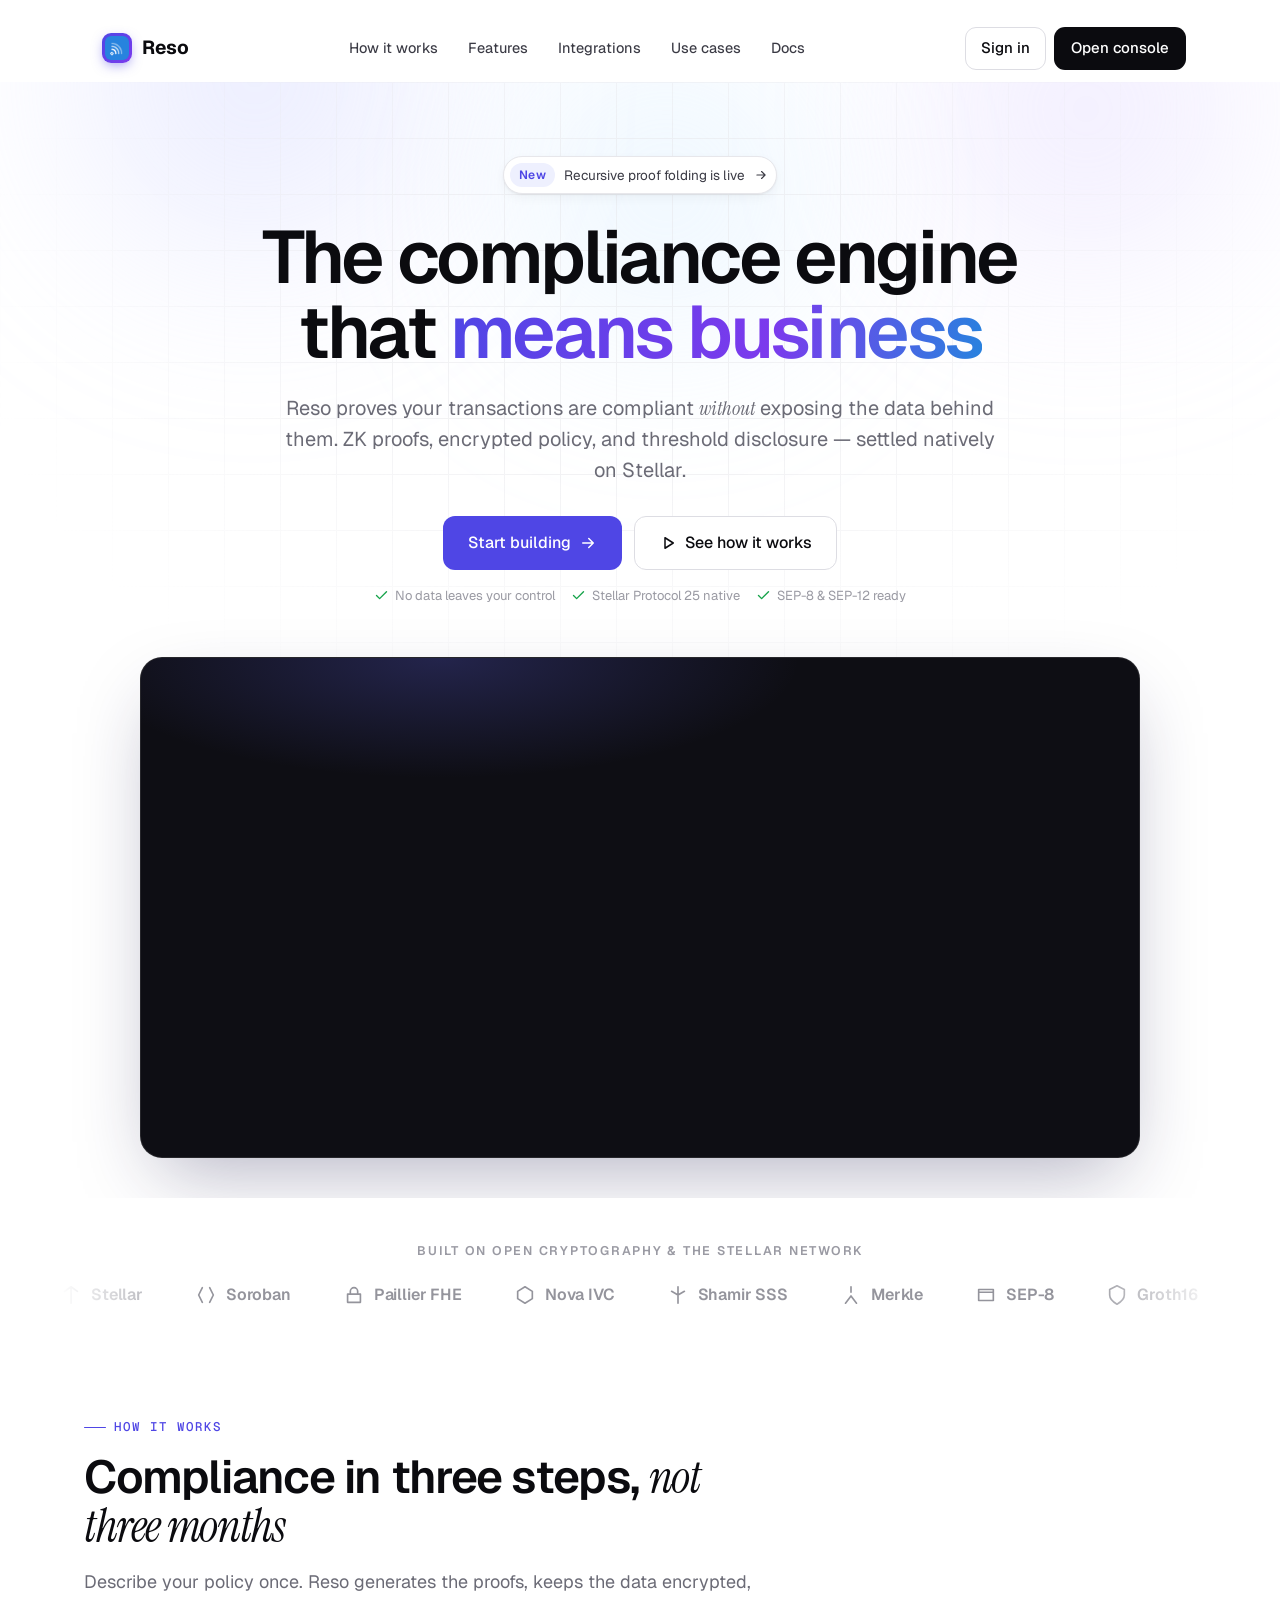
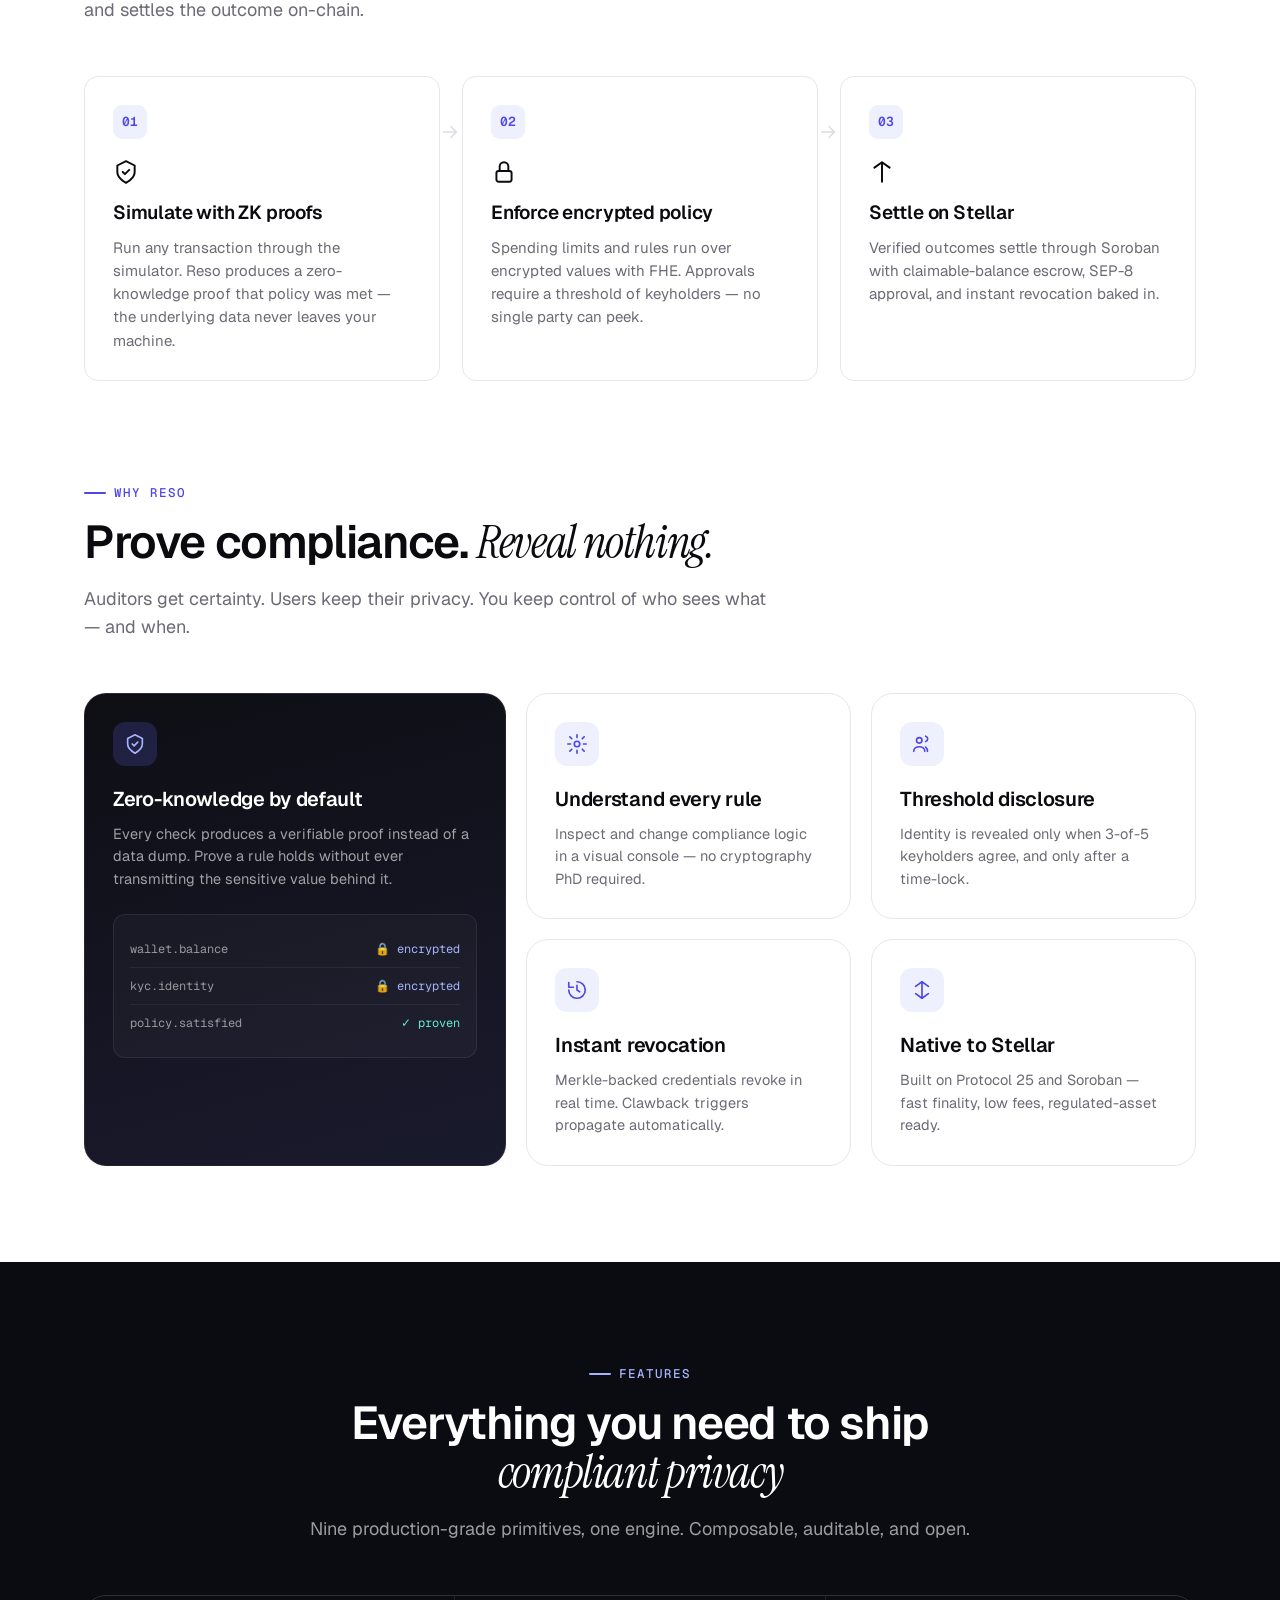
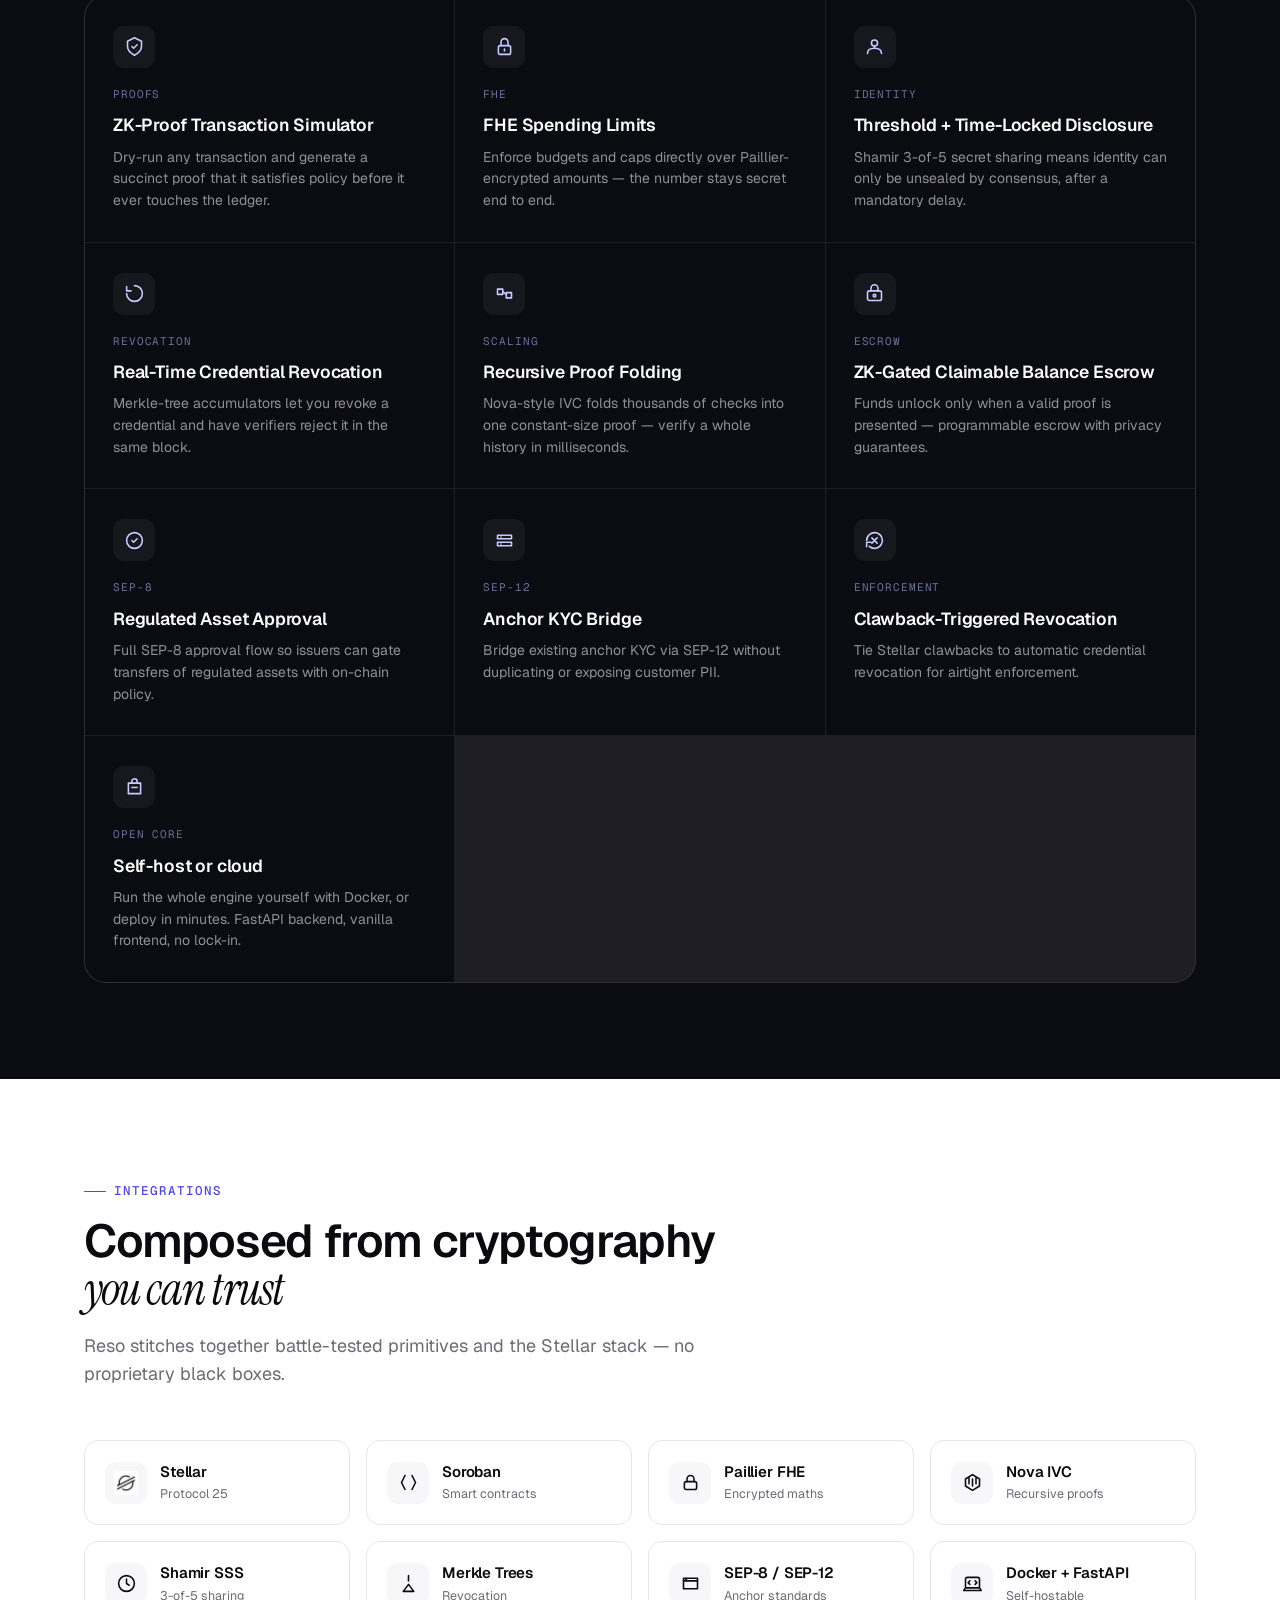
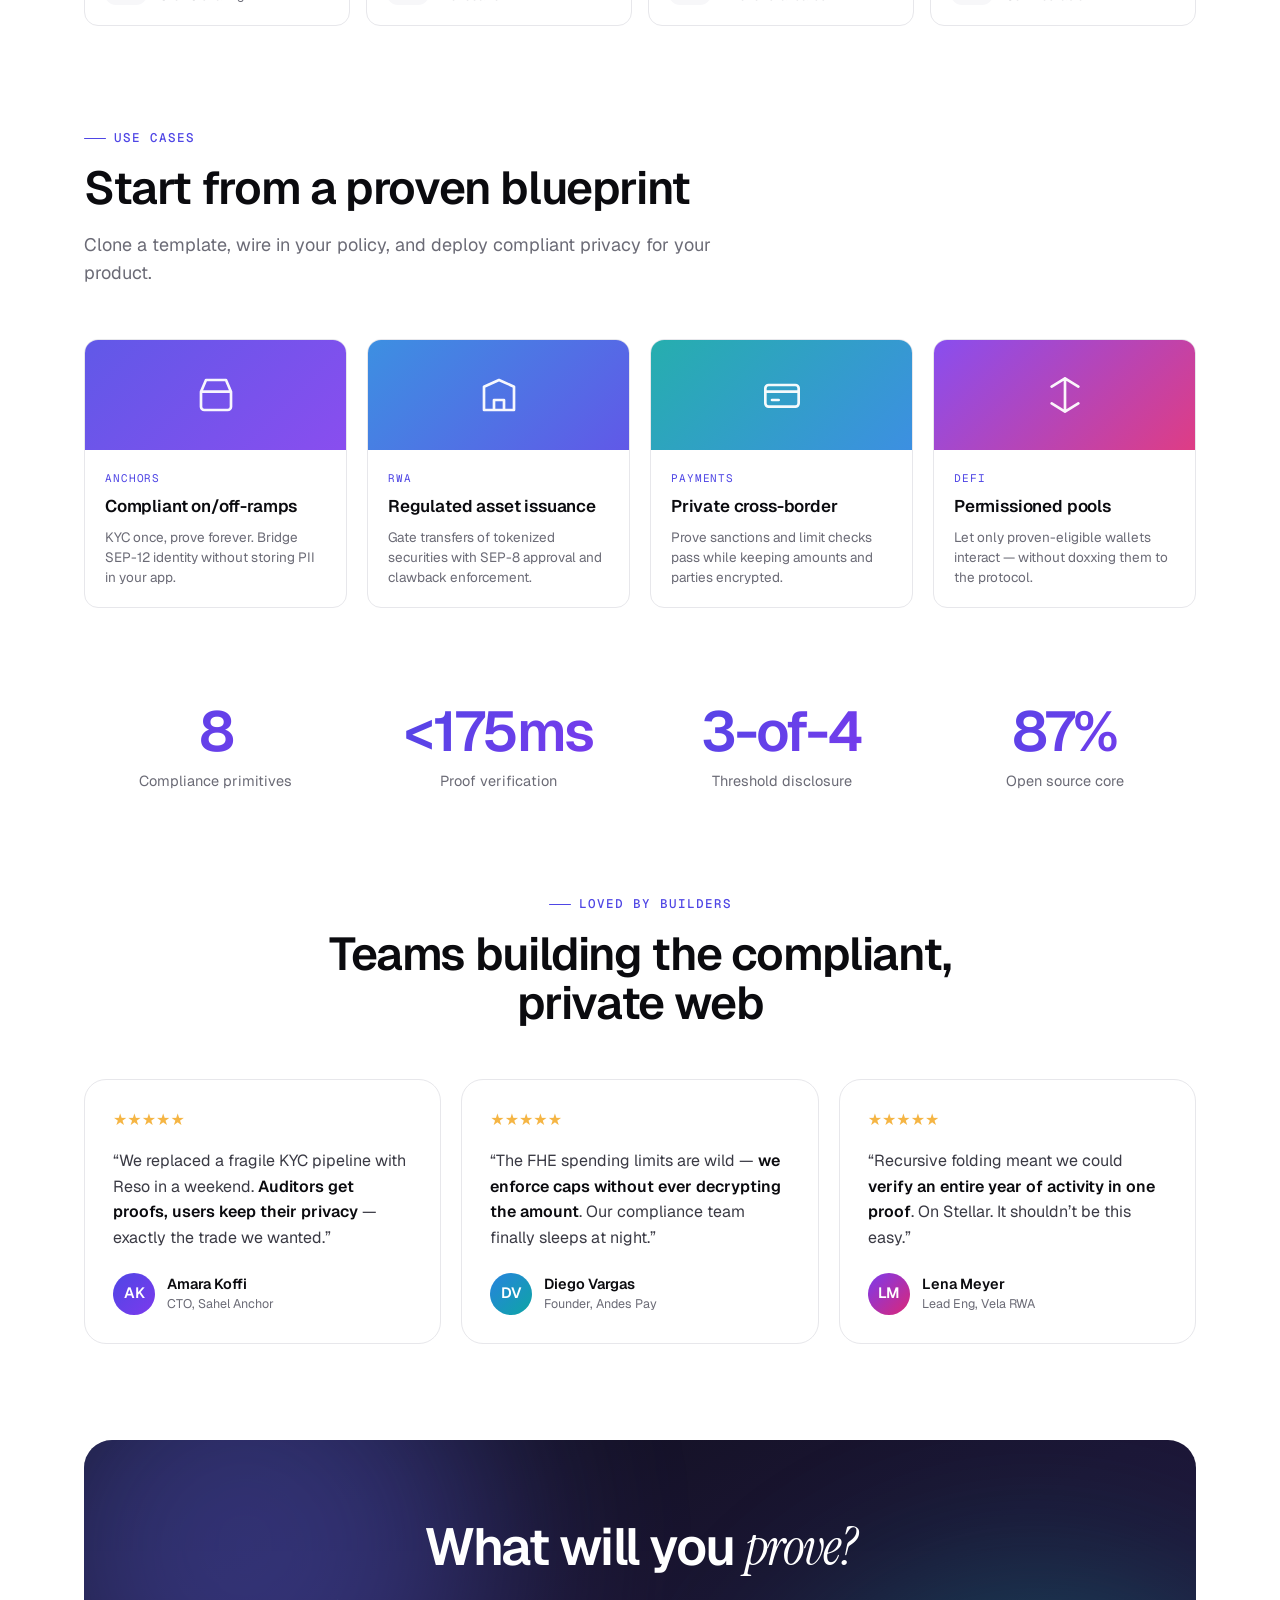
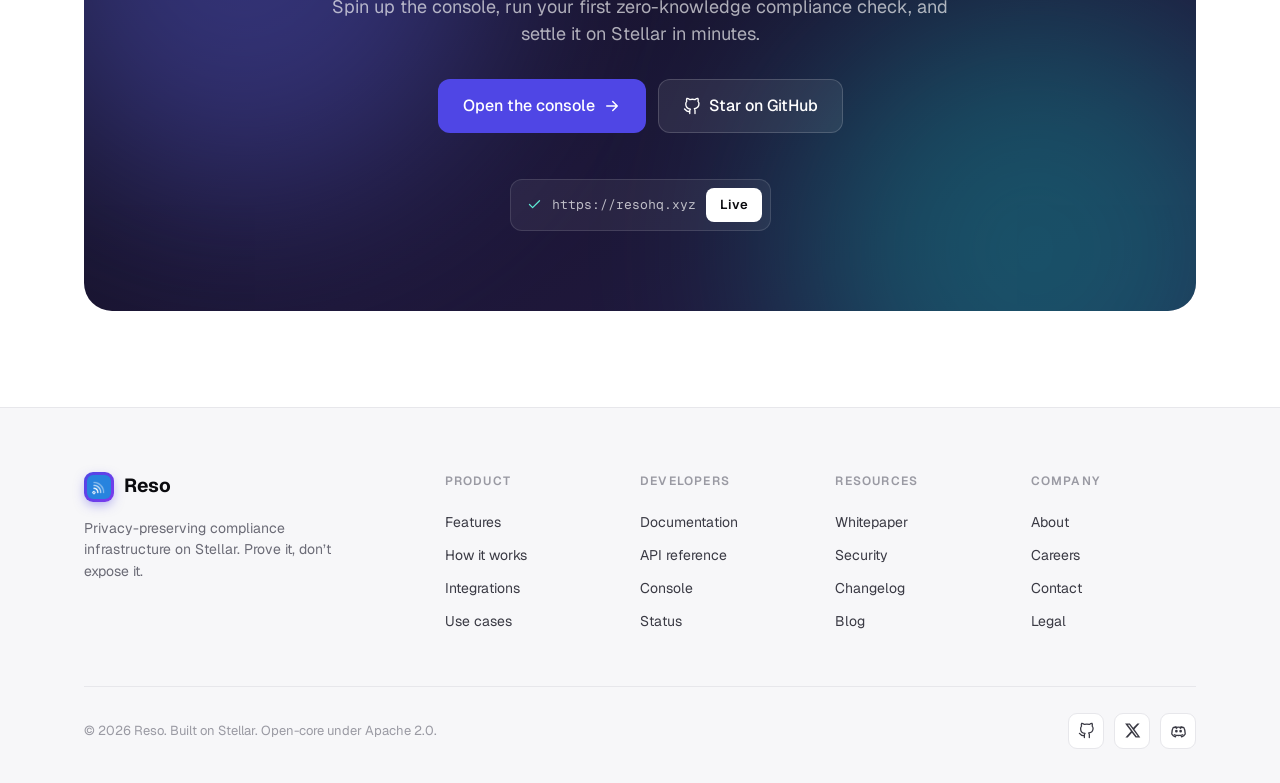
<file: site/index.html>
<!DOCTYPE html>
<html lang="en">
<head>
<meta charset="UTF-8" />
<meta name="viewport" content="width=device-width, initial-scale=1.0" />
<title>Reso — Privacy-preserving compliance on Stellar</title>
<meta name="description" content="Reso is a ZK-native compliance engine on Stellar. Prove compliance without exposing data — encrypted policy, threshold disclosure, and on-chain settlement built in." />
<link rel="preconnect" href="https://fonts.googleapis.com">
<link rel="preconnect" href="https://fonts.gstatic.com" crossorigin>
<link href="https://fonts.googleapis.com/css2?family=Geist:wght@300;400;500;600;700;800&family=Geist+Mono:wght@400;500;600&family=Instrument+Serif:ital@0;1&display=swap" rel="stylesheet">
<link rel="stylesheet" href="styles.css">
</head>
<body>

<!-- NAV -->
<header id="hdr">
  <div class="wrap">
    <nav class="nav">
      <a href="#" class="brand">
        <span class="logo">
          <img src="assets/reso-logo.png" alt="Reso" style="width: 24px; height: 24px; object-fit: cover; border-radius: 6px;">
        </span>
        Reso
      </a>
      <div class="nav-links">
        <a href="#how">How it works</a>
        <a href="#features">Features</a>
        <a href="#integrations">Integrations</a>
        <a href="#usecases">Use cases</a>
        <a href="#docs">Docs</a>
      </div>
      <div class="nav-cta">
        <a href="#" class="btn btn-ghost" style="padding:9px 15px">Sign in</a>
        <a href="#cta" class="btn btn-primary" style="padding:9px 16px">Open console</a>
        <button class="nav-toggle" aria-label="Menu"><svg viewBox="0 0 24 24" fill="none" stroke="currentColor" stroke-width="1.8" stroke-linecap="round"><path d="M4 7h16M4 12h16M4 17h16"/></svg></button>
      </div>
    </nav>
  </div>
</header>

<!-- HERO -->
<section class="hero">
  <div class="hero-bg"><span class="blob b1"></span><span class="blob b2"></span><span class="blob b3"></span></div>
  <div class="grid-overlay"></div>
  <div class="wrap">
    <a href="#features" class="pill reveal"><span class="tag">New</span> Recursive proof folding is live <svg class="arrow" width="14" height="14" viewBox="0 0 24 24" fill="none" stroke="currentColor" stroke-width="2" stroke-linecap="round" stroke-linejoin="round"><path d="M5 12h14M13 6l6 6-6 6"/></svg></a>
    <h1 class="display reveal" data-d="1">The compliance engine that <span class="grad">means business</span></h1>
    <p class="hero-sub reveal" data-d="2">Reso proves your transactions are compliant <span class="ital" style="font-family:var(--serif);font-style:italic">without</span> exposing the data behind them. ZK proofs, encrypted policy, and threshold disclosure — settled natively on Stellar.</p>
    <div class="hero-cta reveal" data-d="3">
      <a href="#cta" class="btn btn-accent btn-lg">Start building <svg viewBox="0 0 24 24" fill="none" stroke="currentColor" stroke-width="2" stroke-linecap="round" stroke-linejoin="round"><path d="M5 12h14M13 6l6 6-6 6"/></svg></a>
      <a href="#how" class="btn btn-ghost btn-lg"><svg viewBox="0 0 24 24" fill="none" stroke="currentColor" stroke-width="2" stroke-linecap="round" stroke-linejoin="round"><path d="M8 5v14l11-7-11-7Z"/></svg> See how it works</a>
    </div>
    <div class="hero-note reveal" data-d="4">
      <span><svg viewBox="0 0 24 24" fill="none" stroke="currentColor" stroke-width="2.2" stroke-linecap="round" stroke-linejoin="round"><path d="M20 6 9 17l-5-5"/></svg> No data leaves your control</span>
      <span><svg viewBox="0 0 24 24" fill="none" stroke="currentColor" stroke-width="2.2" stroke-linecap="round" stroke-linejoin="round"><path d="M20 6 9 17l-5-5"/></svg> Stellar Protocol 25 native</span>
      <span><svg viewBox="0 0 24 24" fill="none" stroke="currentColor" stroke-width="2.2" stroke-linecap="round" stroke-linejoin="round"><path d="M20 6 9 17l-5-5"/></svg> SEP-8 &amp; SEP-12 ready</span>
    </div>

    <!-- LAUNCH VIDEO -->
    <div class="console reveal" data-d="2" style="padding: 0; overflow: hidden; border: 1px solid rgba(255,255,255,0.1);">
      <div class="console-glow"></div>
      <video src="assets/launch-video.mp4" autoplay loop muted playsinline style="width: 100%; display: block; border-radius: 12px; position: relative; z-index: 10;"></video>
    </div>
  </div>
</section>

<!-- TRUST MARQUEE -->
<div class="trust wrap">
  <p class="reveal">Built on open cryptography &amp; the Stellar network</p>
  <div class="marquee reveal">
    <div class="marquee-track" id="mq"></div>
  </div>
</div>

<!-- HOW IT WORKS -->
<section class="sec" id="how">
  <div class="wrap">
    <div class="sec-head">
      <span class="eyebrow reveal">How it works</span>
      <h2 class="sec-title reveal" data-d="1">Compliance in three steps, <span class="ital">not three months</span></h2>
      <p class="sec-lead reveal" data-d="2">Describe your policy once. Reso generates the proofs, keeps the data encrypted, and settles the outcome on-chain.</p>
    </div>
    <div class="steps">
      <div class="step reveal" data-d="1">
        <div class="num">01</div>
        <svg class="s-ic" viewBox="0 0 24 24" fill="none" stroke="currentColor" stroke-width="1.8" stroke-linecap="round" stroke-linejoin="round"><path d="M12 2 4 6v6c0 5 3.5 7.5 8 10 4.5-2.5 8-5 8-10V6l-8-4Z"/><path d="M9 12l2 2 4-4"/></svg>
        <h3>Simulate with ZK proofs</h3>
        <p>Run any transaction through the simulator. Reso produces a zero-knowledge proof that policy was met — the underlying data never leaves your machine.</p>
        <div class="connector"><svg viewBox="0 0 24 24" fill="none" stroke="currentColor" stroke-width="1.8" stroke-linecap="round" stroke-linejoin="round"><path d="M5 12h14M13 6l6 6-6 6"/></svg></div>
      </div>
      <div class="step reveal" data-d="2">
        <div class="num">02</div>
        <svg class="s-ic" viewBox="0 0 24 24" fill="none" stroke="currentColor" stroke-width="1.8" stroke-linecap="round" stroke-linejoin="round"><rect x="5" y="11" width="14" height="10" rx="2"/><path d="M8 11V7a4 4 0 0 1 8 0v4"/></svg>
        <h3>Enforce encrypted policy</h3>
        <p>Spending limits and rules run over encrypted values with FHE. Approvals require a threshold of keyholders — no single party can peek.</p>
        <div class="connector"><svg viewBox="0 0 24 24" fill="none" stroke="currentColor" stroke-width="1.8" stroke-linecap="round" stroke-linejoin="round"><path d="M5 12h14M13 6l6 6-6 6"/></svg></div>
      </div>
      <div class="step reveal" data-d="3">
        <div class="num">03</div>
        <svg class="s-ic" viewBox="0 0 24 24" fill="none" stroke="currentColor" stroke-width="1.8" stroke-linecap="round" stroke-linejoin="round"><path d="M12 3v18M5 8l7-5 7 5"/></svg>
        <h3>Settle on Stellar</h3>
        <p>Verified outcomes settle through Soroban with claimable-balance escrow, SEP-8 approval, and instant revocation baked in.</p>
      </div>
    </div>
  </div>
</section>

<!-- WHY / BENTO -->
<section class="sec" style="padding-top:0" id="why">
  <div class="wrap">
    <div class="sec-head">
      <span class="eyebrow reveal">Why Reso</span>
      <h2 class="sec-title reveal" data-d="1">Prove compliance. <span class="ital">Reveal nothing.</span></h2>
      <p class="sec-lead reveal" data-d="2">Auditors get certainty. Users keep their privacy. You keep control of who sees what — and when.</p>
    </div>
    <div class="bento">
      <div class="card feature-hero reveal" data-d="1">
        <div class="c-ic"><svg viewBox="0 0 24 24" fill="none" stroke="currentColor" stroke-width="1.8" stroke-linecap="round" stroke-linejoin="round"><path d="M12 2 4 6v6c0 5 3.5 7.5 8 10 4.5-2.5 8-5 8-10V6l-8-4Z"/><path d="M9 12l2 2 4-4"/></svg></div>
        <h3>Zero-knowledge by default</h3>
        <p>Every check produces a verifiable proof instead of a data dump. Prove a rule holds without ever transmitting the sensitive value behind it.</p>
        <div class="mini-viz">
          <div class="viz-row"><span class="k">wallet.balance</span><span class="v locked">🔒 encrypted</span></div>
          <div class="viz-row"><span class="k">kyc.identity</span><span class="v locked">🔒 encrypted</span></div>
          <div class="viz-row"><span class="k">policy.satisfied</span><span class="v">✓ proven</span></div>
        </div>
      </div>
      <div class="card reveal" data-d="2">
        <div class="c-ic"><svg viewBox="0 0 24 24" fill="none" stroke="currentColor" stroke-width="1.8" stroke-linecap="round" stroke-linejoin="round"><circle cx="12" cy="12" r="3"/><path d="M12 2v3M12 19v3M4.2 4.2l2.1 2.1M17.7 17.7l2.1 2.1M2 12h3M19 12h3M4.2 19.8l2.1-2.1M17.7 6.3l2.1-2.1"/></svg></div>
        <h3>Understand every rule</h3>
        <p>Inspect and change compliance logic in a visual console — no cryptography PhD required.</p>
      </div>
      <div class="card reveal" data-d="3">
        <div class="c-ic"><svg viewBox="0 0 24 24" fill="none" stroke="currentColor" stroke-width="1.8" stroke-linecap="round" stroke-linejoin="round"><circle cx="9" cy="8" r="3"/><path d="M3 20c0-3 2.7-5 6-5s6 2 6 5"/><path d="M16 3.5a3 3 0 0 1 0 5.8M18 20c0-2-.8-3.6-2-4.6"/></svg></div>
        <h3>Threshold disclosure</h3>
        <p>Identity is revealed only when 3-of-5 keyholders agree, and only after a time-lock.</p>
      </div>
      <div class="card reveal" data-d="2">
        <div class="c-ic"><svg viewBox="0 0 24 24" fill="none" stroke="currentColor" stroke-width="1.8" stroke-linecap="round" stroke-linejoin="round"><path d="M3 12a9 9 0 1 0 9-9"/><path d="M3 4v5h5"/><path d="M12 7v5l3 2"/></svg></div>
        <h3>Instant revocation</h3>
        <p>Merkle-backed credentials revoke in real time. Clawback triggers propagate automatically.</p>
      </div>
      <div class="card reveal" data-d="3">
        <div class="c-ic"><svg viewBox="0 0 24 24" fill="none" stroke="currentColor" stroke-width="1.8" stroke-linecap="round" stroke-linejoin="round"><path d="M12 3v18M5 8l7-5 7 5"/><path d="M5 16l7 5 7-5"/></svg></div>
        <h3>Native to Stellar</h3>
        <p>Built on Protocol 25 and Soroban — fast finality, low fees, regulated-asset ready.</p>
      </div>
    </div>
  </div>
</section>

<!-- FEATURES (dark) -->
<section class="sec dark" id="features">
  <div class="wrap">
    <div class="sec-head center">
      <span class="eyebrow reveal">Features</span>
      <h2 class="sec-title reveal" data-d="1">Everything you need to ship <span class="ital">compliant privacy</span></h2>
      <p class="sec-lead reveal" data-d="2">Nine production-grade primitives, one engine. Composable, auditable, and open.</p>
    </div>
    <div class="feat-grid reveal">
      <div class="feat"><div class="f-ic"><svg viewBox="0 0 24 24" fill="none" stroke="currentColor" stroke-width="1.8" stroke-linecap="round" stroke-linejoin="round"><path d="M12 2 4 6v6c0 5 3.5 7.5 8 10 4.5-2.5 8-5 8-10V6l-8-4Z"/><path d="M9 12l2 2 4-4"/></svg></div><div class="f-tag">Proofs</div><h3>ZK-Proof Transaction Simulator</h3><p>Dry-run any transaction and generate a succinct proof that it satisfies policy before it ever touches the ledger.</p></div>
      <div class="feat"><div class="f-ic"><svg viewBox="0 0 24 24" fill="none" stroke="currentColor" stroke-width="1.8" stroke-linecap="round" stroke-linejoin="round"><rect x="5" y="11" width="14" height="10" rx="2"/><path d="M8 11V7a4 4 0 0 1 8 0v4"/><path d="M12 15v2"/></svg></div><div class="f-tag">FHE</div><h3>FHE Spending Limits</h3><p>Enforce budgets and caps directly over Paillier-encrypted amounts — the number stays secret end to end.</p></div>
      <div class="feat"><div class="f-ic"><svg viewBox="0 0 24 24" fill="none" stroke="currentColor" stroke-width="1.8" stroke-linecap="round" stroke-linejoin="round"><circle cx="12" cy="8" r="3.5"/><path d="M4 20c0-4 3.5-6 8-6s8 2 8 6"/><path d="M12 11.5v2.5"/></svg></div><div class="f-tag">Identity</div><h3>Threshold + Time-Locked Disclosure</h3><p>Shamir 3-of-5 secret sharing means identity can only be unsealed by consensus, after a mandatory delay.</p></div>
      <div class="feat"><div class="f-ic"><svg viewBox="0 0 24 24" fill="none" stroke="currentColor" stroke-width="1.8" stroke-linecap="round" stroke-linejoin="round"><path d="M3 12a9 9 0 1 0 9-9"/><path d="M3 4v5h5"/></svg></div><div class="f-tag">Revocation</div><h3>Real-Time Credential Revocation</h3><p>Merkle-tree accumulators let you revoke a credential and have verifiers reject it in the same block.</p></div>
      <div class="feat"><div class="f-ic"><svg viewBox="0 0 24 24" fill="none" stroke="currentColor" stroke-width="1.8" stroke-linecap="round" stroke-linejoin="round"><path d="M4 7h6v6H4zM14 11h6v6h-6z"/><path d="M10 10l4 3"/></svg></div><div class="f-tag">Scaling</div><h3>Recursive Proof Folding</h3><p>Nova-style IVC folds thousands of checks into one constant-size proof — verify a whole history in milliseconds.</p></div>
      <div class="feat"><div class="f-ic"><svg viewBox="0 0 24 24" fill="none" stroke="currentColor" stroke-width="1.8" stroke-linecap="round" stroke-linejoin="round"><rect x="4" y="9" width="16" height="11" rx="2"/><path d="M8 9V6a4 4 0 0 1 8 0v3"/><circle cx="12" cy="14.5" r="1.5"/></svg></div><div class="f-tag">Escrow</div><h3>ZK-Gated Claimable Balance Escrow</h3><p>Funds unlock only when a valid proof is presented — programmable escrow with privacy guarantees.</p></div>
      <div class="feat"><div class="f-ic"><svg viewBox="0 0 24 24" fill="none" stroke="currentColor" stroke-width="1.8" stroke-linecap="round" stroke-linejoin="round"><circle cx="12" cy="12" r="9"/><path d="M9 12l2 2 4-4"/></svg></div><div class="f-tag">SEP-8</div><h3>Regulated Asset Approval</h3><p>Full SEP-8 approval flow so issuers can gate transfers of regulated assets with on-chain policy.</p></div>
      <div class="feat"><div class="f-ic"><svg viewBox="0 0 24 24" fill="none" stroke="currentColor" stroke-width="1.8" stroke-linecap="round" stroke-linejoin="round"><path d="M4 6h16v4H4zM4 14h16v4H4z"/><path d="M8 8h.01M8 16h.01"/></svg></div><div class="f-tag">SEP-12</div><h3>Anchor KYC Bridge</h3><p>Bridge existing anchor KYC via SEP-12 without duplicating or exposing customer PII.</p></div>
      <div class="feat"><div class="f-ic"><svg viewBox="0 0 24 24" fill="none" stroke="currentColor" stroke-width="1.8" stroke-linecap="round" stroke-linejoin="round"><path d="M3 12a9 9 0 1 1 3 6.7"/><path d="M3 19v-5h5"/><path d="M15 9l-6 6M9 9l6 6"/></svg></div><div class="f-tag">Enforcement</div><h3>Clawback-Triggered Revocation</h3><p>Tie Stellar clawbacks to automatic credential revocation for airtight enforcement.</p></div>
      <div class="feat"><div class="f-ic"><svg viewBox="0 0 24 24" fill="none" stroke="currentColor" stroke-width="1.8" stroke-linecap="round" stroke-linejoin="round"><path d="M5 7h14v12H5z"/><path d="M9 7V5a3 3 0 0 1 6 0v2"/><path d="M9 12h6"/></svg></div><div class="f-tag">Open core</div><h3>Self-host or cloud</h3><p>Run the whole engine yourself with Docker, or deploy in minutes. FastAPI backend, vanilla frontend, no lock-in.</p></div>
    </div>
  </div>
</section>

<!-- INTEGRATIONS -->
<section class="sec" id="integrations">
  <div class="wrap">
    <div class="sec-head">
      <span class="eyebrow reveal">Integrations</span>
      <h2 class="sec-title reveal" data-d="1">Composed from cryptography <span class="ital">you can trust</span></h2>
      <p class="sec-lead reveal" data-d="2">Reso stitches together battle-tested primitives and the Stellar stack — no proprietary black boxes.</p>
    </div>
    <div class="integ-grid">
      <div class="integ reveal" data-d="1"><div class="i-ic"><img src="assets/stellar-logo.png" alt="Stellar" style="width: 24px; height: 24px; object-fit: contain;"></div><div><div class="i-t">Stellar</div><div class="i-s">Protocol 25</div></div></div>
      <div class="integ reveal" data-d="2"><div class="i-ic"><svg viewBox="0 0 24 24" fill="none" stroke="currentColor" stroke-width="1.8" stroke-linecap="round" stroke-linejoin="round"><path d="M8 4l-4 8 4 8M16 4l4 8-4 8"/></svg></div><div><div class="i-t">Soroban</div><div class="i-s">Smart contracts</div></div></div>
      <div class="integ reveal" data-d="3"><div class="i-ic"><svg viewBox="0 0 24 24" fill="none" stroke="currentColor" stroke-width="1.8" stroke-linecap="round" stroke-linejoin="round"><rect x="5" y="11" width="14" height="9" rx="2"/><path d="M8 11V8a4 4 0 0 1 8 0v3"/></svg></div><div><div class="i-t">Paillier FHE</div><div class="i-s">Encrypted maths</div></div></div>
      <div class="integ reveal" data-d="4"><div class="i-ic"><svg viewBox="0 0 24 24" fill="none" stroke="currentColor" stroke-width="1.8" stroke-linecap="round" stroke-linejoin="round"><path d="M12 3l8 5v8l-8 5-8-5V8z"/><path d="M12 8v8M8 6.5v7M16 6.5v7"/></svg></div><div><div class="i-t">Nova IVC</div><div class="i-s">Recursive proofs</div></div></div>
      <div class="integ reveal" data-d="1"><div class="i-ic"><svg viewBox="0 0 24 24" fill="none" stroke="currentColor" stroke-width="1.8" stroke-linecap="round" stroke-linejoin="round"><circle cx="12" cy="12" r="9"/><path d="M12 7v5l3 2"/></svg></div><div><div class="i-t">Shamir SSS</div><div class="i-s">3-of-5 sharing</div></div></div>
      <div class="integ reveal" data-d="2"><div class="i-ic"><svg viewBox="0 0 24 24" fill="none" stroke="currentColor" stroke-width="1.8" stroke-linecap="round" stroke-linejoin="round"><path d="M12 3v6M6 21l6-8 6 8M6 21h12"/></svg></div><div><div class="i-t">Merkle Trees</div><div class="i-s">Revocation</div></div></div>
      <div class="integ reveal" data-d="3"><div class="i-ic"><svg viewBox="0 0 24 24" fill="none" stroke="currentColor" stroke-width="1.8" stroke-linecap="round" stroke-linejoin="round"><path d="M4 6h16v12H4z"/><path d="M4 9h16"/><circle cx="7" cy="7.5" r=".5"/></svg></div><div><div class="i-t">SEP-8 / SEP-12</div><div class="i-s">Anchor standards</div></div></div>
      <div class="integ reveal" data-d="4"><div class="i-ic"><svg viewBox="0 0 24 24" fill="none" stroke="currentColor" stroke-width="1.8" stroke-linecap="round" stroke-linejoin="round"><path d="M4 17V7a2 2 0 0 1 2-2h12a2 2 0 0 1 2 2v10M4 17h16M4 17l-2 3h20l-2-3"/><path d="M9 9l-2 2 2 2M15 9l2 2-2 2"/></svg></div><div><div class="i-t">Docker + FastAPI</div><div class="i-s">Self-hostable</div></div></div>
    </div>
  </div>
</section>

<!-- USE CASES -->
<section class="sec" style="padding-top:0" id="usecases">
  <div class="wrap">
    <div class="sec-head">
      <span class="eyebrow reveal">Use cases</span>
      <h2 class="sec-title reveal" data-d="1">Start from a proven blueprint</h2>
      <p class="sec-lead reveal" data-d="2">Clone a template, wire in your policy, and deploy compliant privacy for your product.</p>
    </div>
    <div class="uc-grid">
      <div class="uc reveal" data-d="1"><div class="uc-top"><svg viewBox="0 0 24 24" fill="none" stroke="currentColor" stroke-width="1.6" stroke-linecap="round" stroke-linejoin="round"><path d="M3 10h18M6 3h12l3 7v9a2 2 0 0 1-2 2H5a2 2 0 0 1-2-2v-9z"/></svg></div><div class="uc-b"><div class="uc-cat">Anchors</div><h3>Compliant on/off-ramps</h3><p>KYC once, prove forever. Bridge SEP-12 identity without storing PII in your app.</p></div></div>
      <div class="uc reveal" data-d="2"><div class="uc-top"><svg viewBox="0 0 24 24" fill="none" stroke="currentColor" stroke-width="1.6" stroke-linecap="round" stroke-linejoin="round"><path d="M3 21V7l9-4 9 4v14M3 21h18M9 21v-6h6v6"/></svg></div><div class="uc-b"><div class="uc-cat">RWA</div><h3>Regulated asset issuance</h3><p>Gate transfers of tokenized securities with SEP-8 approval and clawback enforcement.</p></div></div>
      <div class="uc reveal" data-d="3"><div class="uc-top"><svg viewBox="0 0 24 24" fill="none" stroke="currentColor" stroke-width="1.6" stroke-linecap="round" stroke-linejoin="round"><rect x="2" y="6" width="20" height="13" rx="2"/><path d="M2 10h20M6 15h4"/></svg></div><div class="uc-b"><div class="uc-cat">Payments</div><h3>Private cross-border</h3><p>Prove sanctions and limit checks pass while keeping amounts and parties encrypted.</p></div></div>
      <div class="uc reveal" data-d="4"><div class="uc-top"><svg viewBox="0 0 24 24" fill="none" stroke="currentColor" stroke-width="1.6" stroke-linecap="round" stroke-linejoin="round"><path d="M12 2v20M4 7l8-5 8 5M4 17l8 5 8-5"/></svg></div><div class="uc-b"><div class="uc-cat">DeFi</div><h3>Permissioned pools</h3><p>Let only proven-eligible wallets interact — without doxxing them to the protocol.</p></div></div>
    </div>
  </div>
</section>

<!-- STATS -->
<section class="sec" style="padding-top:0">
  <div class="wrap">
    <div class="stats">
      <div class="stat reveal" data-d="1"><div class="n"><span class="count" data-to="9">9</span></div><div class="l">Compliance primitives</div></div>
      <div class="stat reveal" data-d="2"><div class="n">&lt;<span class="count" data-to="200">200</span>ms</div><div class="l">Proof verification</div></div>
      <div class="stat reveal" data-d="3"><div class="n"><span class="count" data-to="3">3</span>-of-<span class="count" data-to="5">5</span></div><div class="l">Threshold disclosure</div></div>
      <div class="stat reveal" data-d="4"><div class="n"><span class="count" data-to="100">100</span>%</div><div class="l">Open source core</div></div>
    </div>
  </div>
</section>

<!-- TESTIMONIALS -->
<section class="sec" style="padding-top:0">
  <div class="wrap">
    <div class="sec-head center">
      <span class="eyebrow reveal">Loved by builders</span>
      <h2 class="sec-title reveal" data-d="1">Teams building the compliant, private web</h2>
    </div>
    <div class="quotes">
      <div class="quote reveal" data-d="1">
        <div class="stars">&#9733;&#9733;&#9733;&#9733;&#9733;</div>
        <blockquote>“We replaced a fragile KYC pipeline with Reso in a weekend. <b>Auditors get proofs, users keep their privacy</b> — exactly the trade we wanted.”</blockquote>
        <div class="who"><span class="av" style="background:linear-gradient(135deg,#4F46E5,#7C3AED)">AK</span><div><div class="nm">Amara Koffi</div><div class="rl">CTO, Sahel Anchor</div></div></div>
      </div>
      <div class="quote reveal" data-d="2">
        <div class="stars">&#9733;&#9733;&#9733;&#9733;&#9733;</div>
        <blockquote>“The FHE spending limits are wild — <b>we enforce caps without ever decrypting the amount</b>. Our compliance team finally sleeps at night.”</blockquote>
        <div class="who"><span class="av" style="background:linear-gradient(135deg,#2783DE,#0EA5A5)">DV</span><div><div class="nm">Diego Vargas</div><div class="rl">Founder, Andes Pay</div></div></div>
      </div>
      <div class="quote reveal" data-d="3">
        <div class="stars">&#9733;&#9733;&#9733;&#9733;&#9733;</div>
        <blockquote>“Recursive folding meant we could <b>verify an entire year of activity in one proof</b>. On Stellar. It shouldn’t be this easy.”</blockquote>
        <div class="who"><span class="av" style="background:linear-gradient(135deg,#7C3AED,#DB2777)">LM</span><div><div class="nm">Lena Meyer</div><div class="rl">Lead Eng, Vela RWA</div></div></div>
      </div>
    </div>
  </div>
</section>

<!-- CTA -->
<section class="sec" style="padding-top:0" id="cta">
  <div class="wrap">
    <div class="cta-wrap reveal">
      <span class="cta-blob a"></span><span class="cta-blob b"></span>
      <div class="grid-overlay"></div>
      <h2>What will you <span class="ital">prove?</span></h2>
      <p>Spin up the console, run your first zero-knowledge compliance check, and settle it on Stellar in minutes.</p>
      <div class="hero-cta">
        <a href="#" class="btn btn-accent btn-lg">Open the console <svg viewBox="0 0 24 24" fill="none" stroke="currentColor" stroke-width="2" stroke-linecap="round" stroke-linejoin="round"><path d="M5 12h14M13 6l6 6-6 6"/></svg></a>
        <a href="#" class="btn btn-ghost btn-lg"><svg viewBox="0 0 24 24" fill="none" stroke="currentColor" stroke-width="1.8" stroke-linecap="round" stroke-linejoin="round"><path d="M9 19c-5 1.5-5-2.5-7-3m14 6v-3.9a3.4 3.4 0 0 0-.9-2.6c3-.3 6.2-1.5 6.2-6.7A5.2 5.2 0 0 0 20 5.8 4.8 4.8 0 0 0 19.9 2S18.7 1.6 16 3.5a13.4 13.4 0 0 0-7 0C6.3 1.6 5.1 2 5.1 2A4.8 4.8 0 0 0 5 5.8 5.2 5.2 0 0 0 3.7 9.4c0 5.2 3.2 6.4 6.2 6.7a3.4 3.4 0 0 0-.9 2.6V22"/></svg> Star on GitHub</a>
      </div>
      <div class="publish-bar">
        <svg width="15" height="15" viewBox="0 0 24 24" fill="none" stroke="#5eead4" stroke-width="2" stroke-linecap="round" stroke-linejoin="round"><path d="M20 6 9 17l-5-5"/></svg>
        <span class="u">https://resohq.xyz</span>
        <span class="pb-btn">Live</span>
      </div>
    </div>
  </div>
</section>

<!-- FOOTER -->
<footer>
  <div class="wrap">
    <div class="foot-grid">
      <div class="foot-brand">
        <a href="#" class="brand"><span class="logo"><img src="assets/reso-logo.png" alt="Reso" style="width: 24px; height: 24px; object-fit: cover; border-radius: 6px;"></span>Reso</a>
        <p>Privacy-preserving compliance infrastructure on Stellar. Prove it, don’t expose it.</p>
      </div>
      <div class="foot-col"><h4>Product</h4><a href="#features">Features</a><a href="#how">How it works</a><a href="#integrations">Integrations</a><a href="#usecases">Use cases</a></div>
      <div class="foot-col"><h4>Developers</h4><a href="#">Documentation</a><a href="#">API reference</a><a href="#">Console</a><a href="#">Status</a></div>
      <div class="foot-col"><h4>Resources</h4><a href="#">Whitepaper</a><a href="#">Security</a><a href="#">Changelog</a><a href="#">Blog</a></div>
      <div class="foot-col"><h4>Company</h4><a href="#">About</a><a href="#">Careers</a><a href="#">Contact</a><a href="#">Legal</a></div>
    </div>
    <div class="foot-bottom">
      <p>&copy; 2026 Reso. Built on Stellar. Open-core under Apache 2.0.</p>
      <div class="foot-social">
        <a href="#" aria-label="GitHub"><svg viewBox="0 0 24 24" fill="none" stroke="currentColor" stroke-width="1.8" stroke-linecap="round" stroke-linejoin="round"><path d="M9 19c-5 1.5-5-2.5-7-3m14 6v-3.9a3.4 3.4 0 0 0-.9-2.6c3-.3 6.2-1.5 6.2-6.7A5.2 5.2 0 0 0 20 5.8 4.8 4.8 0 0 0 19.9 2S18.7 1.6 16 3.5a13.4 13.4 0 0 0-7 0C6.3 1.6 5.1 2 5.1 2A4.8 4.8 0 0 0 5 5.8 5.2 5.2 0 0 0 3.7 9.4c0 5.2 3.2 6.4 6.2 6.7a3.4 3.4 0 0 0-.9 2.6V22"/></svg></a>
        <a href="#" aria-label="X"><svg viewBox="0 0 24 24" fill="currentColor" stroke="none"><path d="M18.9 2H22l-7.3 8.3L23 22h-6.6l-5.2-6.8L5.3 22H2l7.8-8.9L1.5 2h6.8l4.7 6.2L18.9 2Zm-1.2 18h1.8L7.4 3.9H5.5L17.7 20Z"/></svg></a>
        <a href="#" aria-label="Discord"><svg viewBox="0 0 24 24" fill="none" stroke="currentColor" stroke-width="1.8" stroke-linecap="round" stroke-linejoin="round"><path d="M7 8a15 15 0 0 1 10 0M6 18a18 18 0 0 0 12 0M8.5 19l-1 2s-3.5-1-5-4c0-6 2-9 2-9a11 11 0 0 1 4-1l1 2M15.5 19l1 2s3.5-1 5-4c0-6-2-9-2-9a11 11 0 0 0-4-1l-1 2"/><circle cx="9" cy="13" r="1"/><circle cx="15" cy="13" r="1"/></svg></a>
      </div>
    </div>
  </div>
</footer>

<script src="script.js" defer></script>
</body>
</html>
</file>
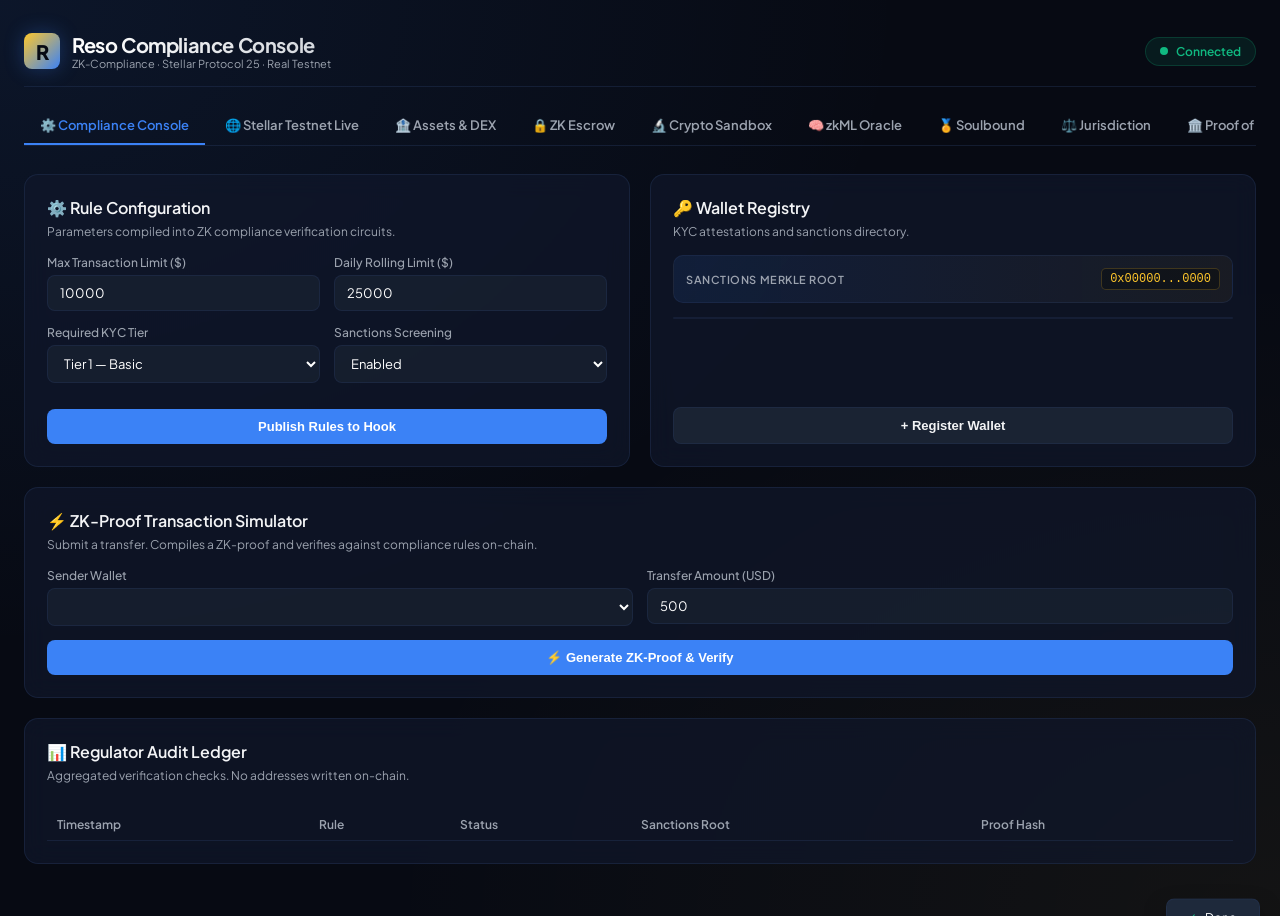
<file: dashboard/app.html>
<!DOCTYPE html>
<html lang="en">
<head>
<meta charset="UTF-8" />
<meta name="viewport" content="width=device-width, initial-scale=1.0" />
<title>Reso — Privacy-Preserving Compliance Console</title>
<link href="https://fonts.googleapis.com/css2?family=Plus+Jakarta+Sans:wght@300;400;500;600;700&display=swap" rel="stylesheet">
<style>
  :root {
    --bg-dark:#070A13;--card-bg:rgba(17,24,43,0.7);--border:rgba(38,55,94,0.4);--border-h:rgba(56,189,248,0.4);
    --fg:#F3F4F6;--fg2:#9CA3AF;--fg3:#6B7280;
    --gold:#FFC72C;--green:#10B981;--red:#EF4444;--blue:#3B82F6;--purple:#A855F7;--cyan:#06B6D4;
    --blue-g:rgba(59,130,246,0.15);--green-g:rgba(16,185,129,0.15);--red-g:rgba(239,68,68,0.15);
    --purple-g:rgba(168,85,247,0.15);--gold-g:rgba(255,199,44,0.15);
    --tr:all 0.3s cubic-bezier(0.4,0,0.2,1);
  }
  *{box-sizing:border-box;margin:0;padding:0}
  body{background:var(--bg-dark);color:var(--fg);font-family:'Plus Jakarta Sans',sans-serif;min-height:100vh;
    background-image:radial-gradient(at 0% 0%,rgba(59,130,246,0.1) 0px,transparent 50%),radial-gradient(at 100% 100%,rgba(255,199,44,0.05) 0px,transparent 50%);
    overflow-x:hidden}
  .offline-bar{display:none;background:rgba(239,68,68,0.08);border-bottom:2px solid rgba(239,68,68,0.35);padding:10px 24px;
    text-align:center;font-size:13px;color:#F87171;position:sticky;top:0;z-index:500;backdrop-filter:blur(8px)}
  .offline-bar a{color:#60A5FA;text-decoration:underline}
  .app{max-width:1320px;margin:0 auto;padding:32px 24px}
  header{display:flex;justify-content:space-between;align-items:center;margin-bottom:20px;border-bottom:1px solid var(--border);padding-bottom:16px}
  .logo-area{display:flex;align-items:center;gap:12px}
  .logo-icon{width:36px;height:36px;background:linear-gradient(135deg,var(--gold),var(--blue));border-radius:8px;
    display:flex;align-items:center;justify-content:center;font-weight:800;color:var(--bg-dark);font-size:20px;
    box-shadow:0 0 20px rgba(59,130,246,0.3)}
  .logo-title h1{font-size:20px;font-weight:700;letter-spacing:-0.02em;
    background:linear-gradient(to right,#FFF,#D1D5DB);-webkit-background-clip:text;-webkit-text-fill-color:transparent}
  .logo-title p{font-size:11px;color:var(--fg2)}
  .sys-status{display:flex;align-items:center;gap:8px;background:rgba(16,185,129,0.1);border:1px solid rgba(16,185,129,0.2);
    padding:6px 14px;border-radius:99px;font-size:12px;font-weight:600;color:var(--green)}
  .dot{width:8px;height:8px;background:var(--green);border-radius:50%;animation:pulse 2s infinite}
  @keyframes pulse{0%{transform:scale(0.9);box-shadow:0 0 0 0 rgba(16,185,129,0.7)}70%{transform:scale(1);box-shadow:0 0 0 8px rgba(16,185,129,0)}100%{transform:scale(0.9);box-shadow:0 0 0 0 rgba(16,185,129,0)}}
  .nav-tabs{display:flex;gap:4px;margin-bottom:28px;border-bottom:1px solid var(--border);overflow-x:auto}
  .nav-tab{padding:10px 16px;font-size:13px;font-weight:600;color:var(--fg2);cursor:pointer;
    border-bottom:2px solid transparent;transition:var(--tr);white-space:nowrap}
  .nav-tab:hover{color:var(--fg)}.nav-tab.active{color:var(--blue);border-bottom-color:var(--blue)}
  .tab-panel{display:none}.tab-panel.active{display:block}
  .grid{display:grid;grid-template-columns:1fr 1fr;gap:20px;margin-bottom:20px}
  .full{grid-column:span 2}
  .card{background:var(--card-bg);border:1px solid var(--border);border-radius:14px;padding:22px;
    backdrop-filter:blur(12px);transition:var(--tr);display:flex;flex-direction:column}
  .card:hover{border-color:var(--border-h);box-shadow:0 8px 30px rgba(0,0,0,0.4)}
  .card h2{font-size:16px;font-weight:600;margin-bottom:6px;display:flex;align-items:center;gap:8px}
  .subtitle{font-size:12px;color:var(--fg2);margin-bottom:16px}
  .fg{margin-bottom:14px}.fg label{display:block;font-size:12px;font-weight:500;color:var(--fg2);margin-bottom:5px}
  .fr{display:grid;grid-template-columns:1fr 1fr;gap:14px}
  input[type=text],input[type=number],select,textarea{
    width:100%;background:rgba(31,41,55,0.5);border:1px solid var(--border);border-radius:8px;
    padding:9px 12px;font-size:13px;color:#fff;font-family:inherit;transition:var(--tr)}
  textarea{resize:vertical;min-height:60px}
  input:focus,select:focus,textarea:focus{outline:none;border-color:var(--blue);box-shadow:0 0 0 2px var(--blue-g)}
  .btn-row{display:flex;gap:10px;margin-top:auto;padding-top:12px}
  .btn{flex:1;background:var(--blue);color:#fff;border:none;border-radius:8px;padding:10px 16px;
    font-size:13px;font-weight:600;cursor:pointer;transition:var(--tr);display:flex;align-items:center;justify-content:center;gap:6px}
  .btn:hover{background:#2563EB;box-shadow:0 4px 12px var(--blue-g)}
  .btn.sec{background:rgba(31,41,55,0.8);border:1px solid var(--border);color:var(--fg)}
  .btn.sec:hover{background:rgba(55,65,81,0.8)}
  .btn.purple{background:var(--purple)}.btn.purple:hover{background:#9333EA;box-shadow:0 4px 12px var(--purple-g)}
  .btn.green{background:var(--green);color:#000}.btn.green:hover{background:#059669}
  .btn.red{background:var(--red)}.btn.red:hover{background:#DC2626}
  .btn.gold{background:var(--gold);color:#000}.btn.gold:hover{background:#F59E0B}
  .merkle-box{background:linear-gradient(90deg,rgba(59,130,246,0.1),rgba(255,199,44,0.05));
    border:1px solid var(--border);border-radius:10px;padding:12px;display:flex;
    justify-content:space-between;align-items:center;margin-bottom:14px}
  .merkle-label{font-size:11px;text-transform:uppercase;letter-spacing:0.05em;color:var(--fg2);font-weight:600}
  .merkle-val{font-family:monospace;font-size:12px;color:var(--gold);background:rgba(0,0,0,0.3);
    padding:3px 8px;border-radius:5px;border:1px solid rgba(255,199,44,0.2)}
  .list-wrap{max-height:220px;overflow-y:auto;border:1px solid var(--border);border-radius:8px;background:rgba(0,0,0,0.2)}
  .list-item{display:flex;justify-content:space-between;align-items:center;padding:9px 12px;
    border-bottom:1px solid var(--border);font-size:12px}
  .list-item:last-child{border-bottom:none}
  .item-meta{display:flex;flex-direction:column;gap:2px}
  .item-name{font-weight:600}.item-sub{font-size:10px;color:var(--fg2);font-family:monospace}
  .badge{padding:2px 7px;border-radius:99px;font-size:10px;font-weight:600}
  .b-tier{background:rgba(59,130,246,0.15);color:#60A5FA;border:1px solid rgba(59,130,246,0.3)}
  .b-ok{background:rgba(16,185,129,0.15);color:#34D399;border:1px solid rgba(16,185,129,0.3)}
  .b-blocked{background:rgba(239,68,68,0.15);color:#F87171;border:1px solid rgba(239,68,68,0.3)}
  .b-sanctioned{background:rgba(239,68,68,0.15);color:#F87171;border:1px solid rgba(239,68,68,0.3)}
  .b-gold{background:rgba(255,199,44,0.15);color:var(--gold);border:1px solid rgba(255,199,44,0.3)}
  .b-purple{background:rgba(168,85,247,0.15);color:#D8B4FE;border:1px solid rgba(168,85,247,0.3)}
  .b-cyan{background:rgba(6,182,212,0.15);color:#67E8F9;border:1px solid rgba(6,182,212,0.3)}
  .pipeline{background:rgba(0,0,0,0.3);border:1px solid var(--border);border-radius:10px;padding:16px;margin-top:14px;display:none}
  .p-step{display:flex;align-items:center;gap:10px;margin-bottom:10px;font-size:12px;color:var(--fg2)}
  .p-step:last-child{margin-bottom:0}
  .step-icon{width:18px;height:18px;border-radius:50%;border:2px solid var(--fg3);display:flex;align-items:center;justify-content:center;font-size:9px;transition:var(--tr);flex-shrink:0}
  .step-icon.pend{border-color:var(--blue);border-top-color:transparent;animation:spin 1s linear infinite}
  .step-icon.ok{background:var(--green);border-color:var(--green);color:#000}
  .step-icon.fail{background:var(--red);border-color:var(--red);color:#fff}
  @keyframes spin{to{transform:rotate(360deg)}}
  .sim-result{margin-top:14px;padding:12px;border-radius:8px;font-size:12px;display:none}
  .sim-result.ok{background:rgba(16,185,129,0.1);border:1px solid rgba(16,185,129,0.2);color:#34D399}
  .sim-result.fail{background:rgba(239,68,68,0.1);border:1px solid rgba(239,68,68,0.2);color:#F87171}
  table{width:100%;border-collapse:collapse;margin-top:10px;font-size:12px}
  th{text-align:left;color:var(--fg2);font-weight:600;padding:8px 10px;border-bottom:1px solid var(--border)}
  td{padding:10px;border-bottom:1px solid rgba(38,55,94,0.2)}
  tr:last-child td{border-bottom:none}
  .mono{font-family:monospace;color:var(--fg2)}
  .toast{position:fixed;bottom:20px;right:20px;background:#1E293B;border:1px solid var(--border);color:#fff;
    padding:10px 20px;border-radius:8px;box-shadow:0 10px 25px -5px rgba(0,0,0,0.5);
    transform:translateY(150%);transition:transform 0.3s cubic-bezier(0.4,0,0.2,1);
    z-index:100;display:flex;align-items:center;gap:8px;font-size:12px}
  .toast.show{transform:translateY(0)}
  .toast-ok{color:var(--green)}.toast-err{color:var(--red)}
  .code-out{font-family:monospace;font-size:11px;background:rgba(0,0,0,0.4);padding:10px;border-radius:8px;
    border:1px solid var(--border);margin-top:10px;max-height:160px;overflow-y:auto;color:#60A5FA;word-break:break-all}
  .trustee-grid{display:grid;grid-template-columns:repeat(5,1fr);gap:6px;margin:10px 0}
  .trustee-btn{padding:7px 4px;background:rgba(31,41,55,0.5);border:1px solid var(--border);border-radius:6px;
    font-size:10px;font-weight:600;cursor:pointer;text-align:center;color:var(--fg2);transition:var(--tr)}
  .trustee-btn.approved{background:rgba(16,185,129,0.15);border-color:var(--green);color:#34D399}
  /* Stellar-specific */
  .stellar-tag{display:inline-flex;align-items:center;gap:4px;background:rgba(6,182,212,0.1);
    border:1px solid rgba(6,182,212,0.3);color:#67E8F9;padding:2px 8px;border-radius:99px;font-size:10px;font-weight:600}
  .tx-link{color:#60A5FA;text-decoration:none;font-size:11px}
  .tx-link:hover{text-decoration:underline}
  .secret-warn{background:rgba(239,68,68,0.08);border:1px solid rgba(239,68,68,0.2);border-radius:6px;
    padding:8px 10px;font-size:11px;color:#F87171;margin-bottom:12px}
  .result-box{background:rgba(0,0,0,0.3);border:1px solid var(--border);border-radius:8px;padding:12px;
    margin-top:10px;font-size:12px;display:none}
  .result-box.ok{border-color:rgba(16,185,129,0.3);color:#34D399}
  .result-box.fail{border-color:rgba(239,68,68,0.3);color:#F87171}
  .result-box.info{border-color:rgba(6,182,212,0.3);color:#67E8F9}
  .sep{border:none;border-top:1px solid var(--border);margin:14px 0}
  @media(max-width:768px){.grid{grid-template-columns:1fr}.full{grid-column:span 1}.fr{grid-template-columns:1fr}}
</style>
</head>
<body>

<div class="offline-bar" id="offlineBar">
  ⚠️ <strong>Backend Offline</strong> — Running in demo mode.
  <a href="https://huggingface.co/spaces/salmanch123/reso" target="_blank">Check HF Space →</a>
</div>

<div class="app">
  <header>
    <div class="logo-area">
      <div class="logo-icon">R</div>
      <div class="logo-title">
        <h1>Reso Compliance Console</h1>
        <p>ZK-Compliance · Stellar Protocol 25 · Real Testnet</p>
      </div>
    </div>
    <div class="sys-status">
      <div class="dot"></div>
      <span id="statusLabel">Connected</span>
    </div>
  </header>

  <div class="nav-tabs">
    <div class="nav-tab active" onclick="switchTab('core')">⚙️ Compliance Console</div>
    <div class="nav-tab" onclick="switchTab('stellar')">🌐 Stellar Testnet Live</div>
    <div class="nav-tab" onclick="switchTab('assets')">🏦 Assets &amp; DEX</div>
    <div class="nav-tab" onclick="switchTab('escrow')">🔒 ZK Escrow</div>
    <div class="nav-tab" onclick="switchTab('sandbox')">🔬 Crypto Sandbox</div>
    <div class="nav-tab" onclick="switchTab('zkml')">🧠 zkML Oracle</div>
    <div class="nav-tab" onclick="switchTab('soulbound')">🏅 Soulbound</div>
    <div class="nav-tab" onclick="switchTab('jurisdiction')">⚖️ Jurisdiction</div>
    <div class="nav-tab" onclick="switchTab('reserves')">🏛️ Proof of Reserves</div>
    <div class="nav-tab" onclick="switchTab('advanced')">🛡️ Advanced</div>
  </div>

  <!-- ============================================================ TAB 1: COMPLIANCE CORE ============================================================ -->
  <div class="tab-panel active" id="panel-core">
    <div class="grid">
      <div class="card">
        <h2>⚙️ Rule Configuration</h2>
        <p class="subtitle">Parameters compiled into ZK compliance verification circuits.</p>
        <div class="fr">
          <div class="fg"><label>Max Transaction Limit ($)</label><input type="number" id="maxAmount" value="10000"></div>
          <div class="fg"><label>Daily Rolling Limit ($)</label><input type="number" id="dailyLimit" value="25000"></div>
        </div>
        <div class="fr">
          <div class="fg"><label>Required KYC Tier</label><select id="kycTier"><option value="0">Tier 0 — None</option><option value="1" selected>Tier 1 — Basic</option><option value="2">Tier 2 — Enhanced</option></select></div>
          <div class="fg"><label>Sanctions Screening</label><select id="sanctionsCheck"><option value="true" selected>Enabled</option><option value="false">Disabled</option></select></div>
        </div>
        <div class="btn-row"><button class="btn" onclick="saveRules()">Publish Rules to Hook</button></div>
      </div>
      <div class="card">
        <h2>🔑 Wallet Registry</h2>
        <p class="subtitle">KYC attestations and sanctions directory.</p>
        <div class="merkle-box">
          <div class="merkle-label">Sanctions Merkle Root</div>
          <div class="merkle-val" id="merkleRoot">0x00000...0000</div>
        </div>
        <div class="list-wrap" id="walletList"></div>
        <div class="btn-row"><button class="btn sec" onclick="openWalletModal()">+ Register Wallet</button></div>
      </div>
      <div class="card full">
        <h2>⚡ ZK-Proof Transaction Simulator</h2>
        <p class="subtitle">Submit a transfer. Compiles a ZK-proof and verifies against compliance rules on-chain.</p>
        <div class="fr">
          <div class="fg"><label>Sender Wallet</label><select id="simSender"></select></div>
          <div class="fg"><label>Transfer Amount (USD)</label><input type="number" id="simAmount" value="500"></div>
        </div>
        <button class="btn" onclick="runSimulation()">⚡ Generate ZK-Proof &amp; Verify</button>
        <div class="pipeline" id="pipeline">
          <div class="p-step"><div class="step-icon" id="si-rev">-</div>ZK Revocation Check: wallet not in revocation registry</div>
          <div class="p-step"><div class="step-icon" id="si-san">-</div>ZK Sanctions Check: address absent from Merkle tree</div>
          <div class="p-step"><div class="step-icon" id="si-kyc">-</div>ZK KYC Check: tier &ge; required level</div>
          <div class="p-step"><div class="step-icon" id="si-lim">-</div>ZK Limits Check: amount within daily and rolling caps</div>
          <div class="p-step"><div class="step-icon" id="si-proof">-</div>On-Chain Soroban Hook: BN254 pairing proof verification</div>
        </div>
        <div class="sim-result" id="simResult"></div>
      </div>
      <div class="card full">
        <h2>📊 Regulator Audit Ledger</h2>
        <p class="subtitle">Aggregated verification checks. No addresses written on-chain.</p>
        <div style="overflow-x:auto"><table><thead><tr><th>Timestamp</th><th>Rule</th><th>Status</th><th>Sanctions Root</th><th>Proof Hash</th></tr></thead><tbody id="auditRows"></tbody></table></div>
      </div>
    </div>
  </div>

  <!-- ============================================================ TAB 2: STELLAR TESTNET LIVE ============================================================ -->
  <div class="tab-panel" id="panel-stellar">
    <div style="margin-bottom:14px;padding:12px 16px;background:rgba(6,182,212,0.06);border:1px solid rgba(6,182,212,0.2);border-radius:10px;font-size:12px;color:#67E8F9">
      🔍 All operations below use the <strong>real Stellar Testnet</strong> via Horizon API. Transactions are visible on <a class="tx-link" href="https://stellar.expert/explorer/testnet" target="_blank">stellar.expert/explorer/testnet ↗</a>.
      Secret keys never leave your browser (sent over HTTPS to the backend only for signing).
    </div>
    <div class="grid">

      <!-- Create Account -->
      <div class="card">
        <h2>🔑 Create &amp; Fund Testnet Account</h2>
        <p class="subtitle">Generates a real Stellar keypair and funds it with 10,000 XLM via Friendbot.</p>
        <div class="fg"><label>Account Label (optional)</label><input type="text" id="newAccLabel" placeholder="e.g. Alice Testing"></div>
        <div class="btn-row"><button class="btn green" onclick="stellarCreateAccount()">&#x2728; Generate &amp; Fund Account</button></div>
        <div class="result-box" id="createAccResult"></div>
      </div>

      <!-- Account Inspector -->
      <div class="card">
        <h2>🔍 Account Inspector</h2>
        <p class="subtitle">Load live balances, signers, and sequence from Horizon testnet.</p>
        <div class="fg"><label>Public Key (G...)</label><input type="text" id="inspectAddr" placeholder="GABC...XYZ"></div>
        <div class="btn-row"><button class="btn" onclick="stellarInspect()">Load Account</button></div>
        <div class="result-box" id="inspectResult"></div>
      </div>

      <!-- XLM Transfer -->
      <div class="card">
        <h2>💸 Send XLM (Real Testnet)</h2>
        <p class="subtitle">Submit a real payment transaction to Stellar testnet. Tx appears on explorer instantly.</p>
        <div class="secret-warn">⚠️ Testnet only. Never use real mainnet secret keys here.</div>
        <div class="fg"><label>Source Secret Key (S...)</label><input type="text" id="transferSecret" placeholder="SABCD..."></div>
        <div class="fr">
          <div class="fg"><label>Destination (G...)</label><input type="text" id="transferDest" placeholder="GXYZ..."></div>
          <div class="fg"><label>Amount (XLM)</label><input type="number" id="transferAmt" value="10"></div>
        </div>
        <div class="fg"><label>Memo (optional)</label><input type="text" id="transferMemo" placeholder="Payment memo" maxlength="28"></div>
        <div class="btn-row"><button class="btn" onclick="stellarTransfer()">&#x27A1;&#xFE0F; Send XLM</button></div>
        <div class="result-box" id="transferResult"></div>
      </div>

      <!-- Transaction History -->
      <div class="card">
        <h2>📜 Transaction History</h2>
        <p class="subtitle">Live payment history from Horizon testnet for any address.</p>
        <div class="fg"><label>Public Key (G...)</label><input type="text" id="txHistAddr" placeholder="GABC...XYZ"></div>
        <div class="btn-row"><button class="btn sec" onclick="stellarLoadTxHistory()">Load History</button></div>
        <div style="overflow-x:auto">
          <table><thead><tr><th>Time</th><th>Type</th><th>Amount</th><th>Asset</th><th>Tx</th></tr></thead>
          <tbody id="txHistRows"></tbody></table>
        </div>
      </div>

      <!-- Multisig Setup -->
      <div class="card">
        <h2>🔐 Multisig Account Setup</h2>
        <p class="subtitle">Add a co-signer and configure signing thresholds on a real testnet account.</p>
        <div class="secret-warn">⚠️ Testnet only. This permanently changes account settings on-chain.</div>
        <div class="fg"><label>Account Secret Key (S...)</label><input type="text" id="msigSecret" placeholder="SABCD..."></div>
        <div class="fg"><label>New Co-Signer Public Key (G...)</label><input type="text" id="msigNewSigner" placeholder="GXYZ..."></div>
        <div class="fr">
          <div class="fg"><label>Signer Weight</label><input type="number" id="msigWeight" value="1"></div>
          <div class="fg"><label>Med Threshold</label><input type="number" id="msigThreshold" value="2"></div>
        </div>
        <div class="btn-row"><button class="btn purple" onclick="stellarMultisig()">&#x1F511; Configure Multisig</button></div>
        <div class="result-box" id="msigResult"></div>
      </div>

      <!-- Path Payment -->
      <div class="card">
        <h2>🌐 Cross-Asset Path Payment</h2>
        <p class="subtitle">Send one asset, recipient gets another. Stellar DEX finds best path automatically.</p>
        <div class="secret-warn">⚠️ Testnet only.</div>
        <div class="fg"><label>Source Secret Key (S...)</label><input type="text" id="pathSecret" placeholder="SABCD..."></div>
        <div class="fg"><label>Destination Address (G...)</label><input type="text" id="pathDest" placeholder="GXYZ..."></div>
        <div class="fr">
          <div class="fg"><label>Send Asset</label><select id="pathSendAsset"><option value="XLM">XLM (native)</option></select></div>
          <div class="fg"><label>Dest Asset Code</label><input type="text" id="pathDestCode" value="XLM" placeholder="XLM or asset code"></div>
        </div>
        <div class="fr">
          <div class="fg"><label>Dest Issuer (if not XLM)</label><input type="text" id="pathDestIssuer" placeholder="GISSUER..."></div>
          <div class="fg"><label>Dest Amount</label><input type="number" id="pathDestAmt" value="5"></div>
        </div>
        <div class="btn-row"><button class="btn gold" onclick="stellarPathPayment()">&#x1F4B1; Execute Path Payment</button></div>
        <div class="result-box" id="pathResult"></div>
      </div>

    </div>
  </div>

  <!-- ============================================================ TAB 3: ASSETS & DEX ============================================================ -->
  <div class="tab-panel" id="panel-assets">
    <div class="grid">

      <!-- Issue Asset -->
      <div class="card">
        <h2>🎫 Issue Custom Asset</h2>
        <p class="subtitle">Mint a new token on Stellar testnet. Issuer creates, distributor holds supply.</p>
        <div class="secret-warn">⚠️ Both issuer and distributor must be real funded testnet accounts.</div>
        <div class="fg"><label>Issuer Secret Key (S...)</label><input type="text" id="issuerSecret" placeholder="SABCD..."></div>
        <div class="fg"><label>Distributor Secret Key (S...)</label><input type="text" id="distSecret" placeholder="SXYZ..."></div>
        <div class="fr">
          <div class="fg"><label>Asset Code (3-12 chars)</label><input type="text" id="assetCode" placeholder="RESO" maxlength="12"></div>
          <div class="fg"><label>Initial Supply</label><input type="number" id="assetSupply" value="1000000"></div>
        </div>
        <div class="btn-row"><button class="btn gold" onclick="stellarIssueAsset()">&#x1F3AB; Issue Asset</button></div>
        <div class="result-box" id="issueResult"></div>
      </div>

      <!-- Add Trustline -->
      <div class="card">
        <h2>🤝 Add Trustline</h2>
        <p class="subtitle">Allow an account to hold a custom asset. Required before receiving any non-XLM token.</p>
        <div class="fg"><label>Account Secret Key (S...)</label><input type="text" id="trustSecret" placeholder="SABCD..."></div>
        <div class="fg"><label>Asset Code</label><input type="text" id="trustAssetCode" placeholder="RESO"></div>
        <div class="fg"><label>Asset Issuer (G...)</label><input type="text" id="trustIssuer" placeholder="GISSUER..."></div>
        <div class="btn-row"><button class="btn" onclick="stellarTrustline()">&#x2795; Add Trustline</button></div>
        <div class="result-box" id="trustResult"></div>
      </div>

      <!-- Real Claimable Balance -->
      <div class="card">
        <h2>⏰ Create Claimable Balance (On-Chain)</h2>
        <p class="subtitle">Lock real XLM on testnet. Recipient can only claim after the time lock expires.</p>
        <div class="secret-warn">⚠️ This is a <strong>real on-chain transaction</strong> on Stellar testnet.</div>
        <div class="fg"><label>Source Secret Key (S...)</label><input type="text" id="claimSrcSecret" placeholder="SABCD..."></div>
        <div class="fg"><label>Claimant Address (G...)</label><input type="text" id="claimClaimant" placeholder="GXYZ..."></div>
        <div class="fr">
          <div class="fg"><label>Amount (XLM)</label><input type="number" id="claimAmt" value="5"></div>
          <div class="fg"><label>Timelock (seconds)</label><input type="number" id="claimDelay" value="60"></div>
        </div>
        <div class="btn-row"><button class="btn purple" onclick="stellarCreateClaimable()">&#x1F512; Lock Funds On-Chain</button></div>
        <div class="result-box" id="claimCreateResult"></div>
      </div>

      <!-- Claim Balance -->
      <div class="card">
        <h2>🟢 Claim Claimable Balance</h2>
        <p class="subtitle">Claim a real unlocked claimable balance using the balance ID from creation.</p>
        <div class="fg"><label>Claimant Secret Key (S...)</label><input type="text" id="claimSecret" placeholder="SABCD..."></div>
        <div class="fg"><label>Balance ID (from creation step)</label><textarea id="claimBalanceId" placeholder="00000000..." rows="2"></textarea></div>
        <div class="btn-row"><button class="btn green" onclick="stellarClaimBalance()">&#x2705; Claim Balance</button></div>
        <div class="result-box" id="claimResult"></div>
      </div>

      <!-- DEX Orderbook -->
      <div class="card">
        <h2>📊 Live DEX Orderbook</h2>
        <p class="subtitle">Real-time bids/asks from Stellar testnet DEX via Horizon API.</p>
        <div class="fr">
          <div class="fg"><label>Selling Asset</label><select id="obSell"><option value="XLM">XLM (native)</option></select></div>
          <div class="fg"><label>Buying Asset Code</label><input type="text" id="obBuyCode" value="USDC" placeholder="USDC"></div>
        </div>
        <div class="fg"><label>Buying Issuer (G...)</label><input type="text" id="obBuyIssuer" value="GA5ZSEJYB37JRC5AVCIA5MOP4RHTM335X2KGX3IHOJAPP5RE34K4KZVN"></div>
        <div class="btn-row"><button class="btn sec" onclick="stellarOrderbook()">&#x1F4C8; Load Orderbook</button></div>
        <div style="overflow-x:auto;margin-top:10px">
          <table><thead><tr><th>Side</th><th>Price</th><th>Amount</th></tr></thead><tbody id="obRows"></tbody></table>
        </div>
      </div>

      <!-- Place DEX Offer -->
      <div class="card">
        <h2>📉 Place DEX Sell Offer</h2>
        <p class="subtitle">Post a real sell offer on the Stellar testnet DEX. Fills automatically if matched.</p>
        <div class="secret-warn">⚠️ Requires a trustline for the buying asset. Testnet only.</div>
        <div class="fg"><label>Account Secret Key (S...)</label><input type="text" id="offerSecret" placeholder="SABCD..."></div>
        <div class="fr">
          <div class="fg"><label>Selling Asset</label><select id="offerSell"><option value="XLM">XLM</option></select></div>
          <div class="fg"><label>Buying Asset Code</label><input type="text" id="offerBuyCode" placeholder="USDC"></div>
        </div>
        <div class="fg"><label>Buying Issuer (G...)</label><input type="text" id="offerBuyIssuer" placeholder="GISSUER..."></div>
        <div class="fr">
          <div class="fg"><label>Amount to Sell</label><input type="number" id="offerAmt" value="100"></div>
          <div class="fg"><label>Price (buying/selling)</label><input type="number" id="offerPrice" value="1" step="0.0001"></div>
        </div>
        <div class="btn-row"><button class="btn" onclick="stellarOffer()">&#x1F4E4; Post Offer</button></div>
        <div class="result-box" id="offerResult"></div>
      </div>

    </div>
  </div>

  <!-- ============================================================ TAB 4: ZK ESCROW ============================================================ -->
  <div class="tab-panel" id="panel-escrow">
    <div class="grid">
      <div class="card">
        <h2>💰 Simulated ZK-Gated Escrow</h2>
        <p class="subtitle">Lock funds (simulated). For real on-chain claimable balances use the Assets &amp; DEX tab.</p>
        <div class="fg"><label>Sender</label><select id="escrowSender"></select></div>
        <div class="fr">
          <div class="fg"><label>Recipient</label><select id="escrowRecipient"></select></div>
          <div class="fg"><label>Timelock (sec)</label><input type="number" id="escrowDelay" value="30"></div>
        </div>
        <div class="fg"><label>Amount (USD)</label><input type="number" id="escrowAmount" value="2500"></div>
        <div class="btn-row"><button class="btn purple" onclick="depositEscrow()">Deposit Escrow</button></div>
      </div>
      <div class="card">
        <h2>🔒 Active Escrows</h2>
        <p class="subtitle">Simulated locked balances awaiting ZK claim or refund.</p>
        <div class="list-wrap" id="escrowsList" style="max-height:280px"></div>
      </div>
    </div>
  </div>

  <!-- ============================================================ TAB 5: CRYPTO SANDBOX ============================================================ -->
  <div class="tab-panel" id="panel-sandbox">
    <div class="grid">
      <div class="card">
        <h2>🔒 FHE-Encrypted Limits (Paillier)</h2>
        <p class="subtitle">Sum encrypted amounts without decrypting (additive homomorphic encryption).</p>
        <div class="fr">
          <div class="fg"><label>Amount to Encrypt</label><input type="number" id="paillierAmt" value="8000"></div>
          <div class="fg"><label style="opacity:0">-</label><button class="btn sec" onclick="paillierEncrypt()">Encrypt &amp; Add</button></div>
        </div>
        <div class="fg"><label>Queue (Ciphertexts)</label><div class="code-out" id="paillierQueue">Empty.</div></div>
        <div class="btn-row">
          <button class="btn" onclick="paillierSum()">Homomorphic Sum &amp; Decrypt</button>
          <button class="btn sec" onclick="paillierReset()">Reset</button>
        </div>
        <div id="paillierResult" style="margin-top:10px;font-size:12px;color:var(--gold)"></div>
      </div>
      <div class="card">
        <h2>⏱️ Threshold Time-Lock Disclosure</h2>
        <p class="subtitle">3-of-5 trustee approvals + 10s time delay to reveal identity (Shamir TSS).</p>
        <div class="fg"><label>Identity Commitment</label><input type="text" id="identityCommit" value="987654321012345"></div>
        <div class="btn-row"><button class="btn purple" onclick="disclosureOpen()">1. Initiate (10s Delay)</button></div>
        <div id="disclosureStatus" style="font-size:11px;margin-top:8px;font-family:monospace;color:var(--fg2)">Not opened.</div>
        <label style="margin-top:10px;font-size:11px;color:var(--fg2)">2. Trustee Approvals (3/5 needed):</label>
        <div class="trustee-grid">
          <div class="trustee-btn" id="tb-1" onclick="disclosureApprove(1)">Trustee 1</div>
          <div class="trustee-btn" id="tb-2" onclick="disclosureApprove(2)">Trustee 2</div>
          <div class="trustee-btn" id="tb-3" onclick="disclosureApprove(3)">Trustee 3</div>
          <div class="trustee-btn" id="tb-4" onclick="disclosureApprove(4)">Trustee 4</div>
          <div class="trustee-btn" id="tb-5" onclick="disclosureApprove(5)">Trustee 5</div>
        </div>
        <div class="btn-row" style="margin-top:auto"><button class="btn" onclick="disclosureDecrypt()">3. Decrypt &amp; Reveal</button></div>
        <div id="disclosureResult" style="margin-top:10px;font-size:12px;font-weight:600"></div>
      </div>
      <div class="card">
        <h2>🚫 Credential Revocation</h2>
        <p class="subtitle">Instant KYC revocation. Merkle root updates; proofs verified on simulate-transfer.</p>
        <div class="merkle-box"><div class="merkle-label">Revocation Root</div><div class="merkle-val" id="revRoot">loading...</div></div>
        <div class="fr">
          <div class="fg"><label>Wallet to Revoke</label><select id="revokeSelect"></select></div>
          <div class="fg"><label style="opacity:0">-</label><button class="btn red" onclick="revokeWallet()">Revoke KYC</button></div>
        </div>
        <div class="fg"><label>Revoked List</label><div class="code-out" id="revokedList" style="height:80px">None.</div></div>
      </div>
      <div class="card">
        <h2>🧬 Recursive Proof Folding</h2>
        <p class="subtitle">Nova-style IVC: fold transaction proofs into a constant-size accumulator.</p>
        <div class="merkle-box"><div class="merkle-label">Proof Accumulator</div><div class="merkle-val" id="foldingRoot" style="color:var(--purple)">loading...</div></div>
        <div class="fr">
          <div class="fg"><label>Witness Data</label><input type="text" id="foldingWitness" value="tx:alice:1500:sanctions+limits"></div>
          <div class="fg"><label style="opacity:0">-</label><button class="btn purple" onclick="foldStep()">Fold Step</button></div>
        </div>
        <div class="btn-row"><button class="btn sec" onclick="resetFolding()">Reset Accumulator</button></div>
      </div>
    </div>
  </div>
</div>

<!-- Modal: Register Wallet -->
<div id="walletModal" style="display:none;position:fixed;top:0;left:0;width:100%;height:100%;background:rgba(0,0,0,0.8);z-index:1000;align-items:center;justify-content:center">
  <div class="card" style="width:400px;background:#0F172A;border-color:#1E293B">
    <h2>Register Wallet</h2><p class="subtitle">Add a user to test compliance rules.</p>
    <div class="fg"><label>Name</label><input type="text" id="nwName" placeholder="Alice"></div>
    <div class="fg"><label>Stellar Address</label><input type="text" id="nwAddr" placeholder="GDAV..."></div>
    <div class="fr">
      <div class="fg"><label>KYC Level</label><select id="nwKyc"><option value="0">Tier 0</option><option value="1">Tier 1</option><option value="2">Tier 2</option></select></div>
      <div class="fg"><label>Sanctioned</label><select id="nwSanc"><option value="false">Clear</option><option value="true">Sanctioned</option></select></div>
    </div>
    <div class="btn-row"><button class="btn sec" onclick="closeWalletModal()">Cancel</button><button class="btn" onclick="submitWallet()">Add Wallet</button></div>
  </div>
</div>

<div class="toast" id="toast">
  <span id="toastIcon" class="toast-ok">✓</span>
  <span id="toastText">Done.</span>
</div>

<script>
const API = '';
let isOffline = false;
let paillierQueue = [];
let disclosureActive = null;
let disclosureTimer = null;
let escrowPoller = null;

function showToast(msg, ok=true) {
  const t=document.getElementById('toast');
  document.getElementById('toastText').innerText=msg;
  document.getElementById('toastIcon').className=ok?'toast-ok':'toast-err';
  document.getElementById('toastIcon').innerText=ok?'✓':'✕';
  t.classList.add('show'); setTimeout(()=>t.classList.remove('show'),2800);
}

function setOffline() {
  isOffline=true;
  document.getElementById('offlineBar').style.display='block';
  document.getElementById('statusLabel').innerText='Demo Mode (Offline)';
}

function showResult(id, html, type='info') {
  const el=document.getElementById(id);
  el.innerHTML=html; el.className='result-box '+type; el.style.display='block';
}

function switchTab(id) {
  document.querySelectorAll('.nav-tab').forEach((t,i)=>t.classList.remove('active'));
  document.querySelectorAll('.tab-panel').forEach(p=>p.classList.remove('active'));
  clearInterval(escrowPoller);
  const tabs=['core','stellar','assets','escrow','sandbox'];
  document.querySelectorAll('.nav-tab')[tabs.indexOf(id)].classList.add('active');
  document.getElementById('panel-'+id).classList.add('active');
  if(id==='escrow'){loadEscrows();escrowPoller=setInterval(loadEscrows,3000);}
  if(id==='sandbox'){loadRevocation();loadFolding();}
}

// ---- DEMO MODE SEED ----
function loadDemoMode() {
  setOffline();
  document.getElementById('maxAmount').value=10000;
  document.getElementById('dailyLimit').value=25000;
  document.getElementById('kycTier').value='1';
  document.getElementById('sanctionsCheck').value='true';
  const demos=[
    {address:'GCLEANUSERADDRESSTHATISFINE00099',name:'Alice (Tier 2)',kyc_tier:2,is_sanctioned:false},
    {address:'GBASICKYCUSERADDRESS00000000001',name:'Bob (Tier 1)',kyc_tier:1,is_sanctioned:false},
    {address:'GNOKYCUSERADDRESS000000000000002',name:'Charlie (No KYC)',kyc_tier:0,is_sanctioned:false},
    {address:'GABC1SANCTIONEDEXAMPLEADDRESS0001',name:'Sanctioned Entity',kyc_tier:1,is_sanctioned:true},
  ];
  renderWallets({wallets:demos,sanctions_merkle_root:'DEMO_OFFLINE_ROOT'});
  document.getElementById('auditRows').innerHTML=`
    <tr><td>${new Date().toLocaleString()}</td><td>Sanctions screen</td><td><span class="badge b-blocked">Blocked</span></td><td class="mono">0xdemo1...</td><td class="mono">0xdemo...</td></tr>
    <tr><td>${new Date().toLocaleString()}</td><td>All checks passed</td><td><span class="badge b-ok">Verified</span></td><td class="mono">0xdemo2...</td><td class="mono">0xdemo...</td></tr>`;
  document.getElementById('revRoot').innerText='0xDEMO...OFFLINE';
  document.getElementById('foldingRoot').innerText='0xDEMO...OFFLINE';
}

function renderWallets(data) {
  document.getElementById('merkleRoot').innerText='0x'+data.sanctions_merkle_root.slice(0,16)+'...';
  const wl=document.getElementById('walletList'); wl.innerHTML='';
  const sels=['simSender','revokeSelect','escrowSender','escrowRecipient'];
  const saved=sels.map(id=>document.getElementById(id).value);
  sels.forEach(id=>document.getElementById(id).innerHTML='');
  data.wallets.forEach(w=>{
    const item=document.createElement('div'); item.className='list-item';
    item.innerHTML=`<div class="item-meta"><span class="item-name">${w.name||'Anon'}</span><span class="item-sub">${w.address.slice(0,10)}...${w.address.slice(-8)}</span></div><div style="display:flex;gap:6px">${w.is_sanctioned?'<span class="badge b-sanctioned">Sanctioned</span>':''}<span class="badge b-tier">Tier ${w.kyc_tier}</span></div>`;
    wl.appendChild(item);
    sels.forEach(id=>{
      const o=document.createElement('option'); o.value=w.address;
      o.innerText=`${w.name||w.address.slice(0,8)} (${w.address.slice(0,8)}...)`;
      document.getElementById(id).appendChild(o);
    });
  });
  sels.forEach((id,i)=>{if(saved[i]&&[...document.getElementById(id).options].some(o=>o.value===saved[i]))document.getElementById(id).value=saved[i];});
}

// ---- RULES ----
async function loadRules() {
  try{
    const r=await fetch(`${API}/api/rules`); if(!r.ok) throw new Error();
    const d=await r.json();
    document.getElementById('maxAmount').value=d.max_amount;
    document.getElementById('dailyLimit').value=d.daily_limit;
    document.getElementById('kycTier').value=d.min_kyc_tier;
    document.getElementById('sanctionsCheck').value=d.sanctions_enabled.toString();
  }catch(e){loadDemoMode();}
}
async function saveRules() {
  if(isOffline){showToast('Demo mode — backend offline.',false);return;}
  try{
    const r=await fetch(`${API}/api/rules`,{method:'POST',headers:{'Content-Type':'application/json'},
      body:JSON.stringify({max_amount:+document.getElementById('maxAmount').value,
        daily_limit:+document.getElementById('dailyLimit').value,
        min_kyc_tier:+document.getElementById('kycTier').value,
        sanctions_enabled:document.getElementById('sanctionsCheck').value==='true'})});
    if(r.ok) showToast('Rules published to Stellar Hook!');
  }catch(e){showToast('Error.',false);}
}

// ---- WALLETS ----
async function loadWallets() {
  if(isOffline) return;
  try{
    const r=await fetch(`${API}/api/wallets`); if(!r.ok) throw new Error();
    renderWallets(await r.json());
  }catch(e){}
}
async function submitWallet() {
  if(isOffline){showToast('Demo mode.',false);closeWalletModal();return;}
  const addr=document.getElementById('nwAddr').value.trim();
  if(!addr){alert('Address required');return;}
  try{
    const r=await fetch(`${API}/api/wallets`,{method:'POST',headers:{'Content-Type':'application/json'},
      body:JSON.stringify({address:addr,name:document.getElementById('nwName').value.trim()||'User',
        kyc_tier:+document.getElementById('nwKyc').value,
        is_sanctioned:document.getElementById('nwSanc').value==='true'})});
    if(r.ok){showToast('Wallet registered!');closeWalletModal();loadWallets();}
  }catch(e){showToast('Error.',false);}
}
function openWalletModal(){document.getElementById('walletModal').style.display='flex';}
function closeWalletModal(){document.getElementById('walletModal').style.display='none';}

// ---- AUDIT LOGS ----
async function loadAuditLogs() {
  if(isOffline) return;
  try{
    const r=await fetch(`${API}/api/audit-logs`); if(!r.ok) throw new Error();
    const logs=await r.json();
    const tbody=document.getElementById('auditRows'); tbody.innerHTML='';
    logs.forEach(l=>{
      const tr=document.createElement('tr');
      const badge=l.status==='ok'?'<span class="badge b-ok">Verified</span>':'<span class="badge b-blocked">Blocked</span>';
      tr.innerHTML=`<td>${l.timestamp}</td><td>${l.rule_checked}</td><td>${badge}</td><td class="mono">${l.merkle_root}</td><td class="mono" title="${l.proof_ref}">${l.proof_ref.slice(0,12)}...</td>`;
      tbody.appendChild(tr);
    });
  }catch(e){}
}

// ---- SIMULATION ----
async function runSimulation() {
  const sender=document.getElementById('simSender').value;
  const amount=+document.getElementById('simAmount').value;
  if(!sender){showToast('Register a wallet first.',false);return;}
  const pipe=document.getElementById('pipeline'); const res=document.getElementById('simResult');
  pipe.style.display='block'; res.style.display='none';
  ['rev','san','kyc','lim','proof'].forEach(id=>{const e=document.getElementById('si-'+id);e.className='step-icon';e.innerText='-';});
  const delay=ms=>new Promise(r=>setTimeout(r,ms));
  if(isOffline){
    for(const id of ['rev','san','kyc','lim','proof']){
      document.getElementById('si-'+id).className='step-icon pend'; await delay(400);
      document.getElementById('si-'+id).className='step-icon ok'; document.getElementById('si-'+id).innerText='✓';
    }
    res.style.display='block'; res.className='sim-result ok';
    res.innerHTML='<strong>Demo Mode: All ZK Checks Passed</strong><br>Connect backend for real on-chain verification.';
    return;
  }
  try{
    document.getElementById('si-rev').className='step-icon pend'; await delay(500);
    const r=await fetch(`${API}/api/simulate-transfer`,{method:'POST',headers:{'Content-Type':'application/json'},
      body:JSON.stringify({sender,amount})});
    const d=await r.json(); const ok=d.compliant;
    const step=(id,fail_cond)=>{
      if(!ok&&fail_cond){document.getElementById('si-'+id).className='step-icon fail';document.getElementById('si-'+id).innerText='✕';return true;}
      document.getElementById('si-'+id).className='step-icon ok';document.getElementById('si-'+id).innerText='✓';return false;
    };
    if(step('rev',d.event&&d.event.rule_checked==='Credential revocation check')){showFinalResult(d);return;}
    document.getElementById('si-san').className='step-icon pend'; await delay(500);
    if(step('san',d.reason&&d.reason.includes('sanctions'))){showFinalResult(d);return;}
    document.getElementById('si-kyc').className='step-icon pend'; await delay(500);
    if(step('kyc',d.reason&&d.reason.includes('KYC'))){showFinalResult(d);return;}
    document.getElementById('si-lim').className='step-icon pend'; await delay(500);
    if(step('lim',d.reason&&d.reason.includes('exceed'))){showFinalResult(d);return;}
    document.getElementById('si-proof').className='step-icon pend'; await delay(500);
    step('proof',false); showFinalResult(d);
  }catch(e){showToast('Simulation error.',false);}
}
function showFinalResult(d){
  const r=document.getElementById('simResult'); r.style.display='block';
  if(d.compliant){r.className='sim-result ok';r.innerHTML=`<strong>✓ Compliant</strong><br>Proof: ${d.event.proof_ref.slice(0,18)}...<br>Root: ${d.event.merkle_root}<br>${d.reason}`;}
  else{r.className='sim-result fail';r.innerHTML=`<strong>✕ Blocked</strong><br>Rule: ${d.event.rule_checked}<br>${d.reason}`;}
  loadWallets();loadAuditLogs();
}

// ---- ESCROW ----
async function loadEscrows(){
  if(isOffline){document.getElementById('escrowsList').innerHTML="<div style='padding:10px;font-size:12px;color:var(--fg2)'>⚠️ Backend offline.</div>";return;}
  try{
    const r=await fetch(`${API}/api/escrow`); if(!r.ok) throw new Error();
    const data=await r.json(); const out=document.getElementById('escrowsList'); out.innerHTML='';
    if(!data.escrows.length){out.innerHTML="<div style='padding:10px;font-size:12px;color:var(--fg2)'>No active escrows.</div>";return;}
    const now=Math.floor(Date.now()/1000);
    data.escrows.forEach(e=>{
      const item=document.createElement('div'); item.className='list-item';
      const td=e.unlock_time-now; const locked=td>0;
      item.innerHTML=`<div class="item-meta"><span class="item-name">${e.amount} USD → ${e.recipient.slice(0,8)}...</span><span class="item-sub">From ${e.sender.slice(0,8)}...</span></div><div style="display:flex;gap:6px;align-items:center">${locked?`<span class="badge b-tier">Locked ${td}s</span>`:'<span class="badge b-ok">Claimable</span>'}<button class="btn purple" style="font-size:10px;padding:3px 8px;flex:none" onclick="claimEscrow('${e.recipient}')">ZK Claim</button><button class="btn red" style="font-size:10px;padding:3px 8px;flex:none;${locked?'opacity:.4;cursor:not-allowed':''}" onclick="refundEscrow('${e.recipient}')" ${locked?'disabled':''}>Refund</button></div>`;
      out.appendChild(item);
    });
  }catch(e){}
}
async function depositEscrow(){
  if(isOffline){showToast('Demo mode.',false);return;}
  const sender=document.getElementById('escrowSender').value;
  const recipient=document.getElementById('escrowRecipient').value;
  if(sender===recipient){alert('Sender == recipient');return;}
  try{
    const r=await fetch(`${API}/api/escrow/deposit`,{method:'POST',headers:{'Content-Type':'application/json'},
      body:JSON.stringify({sender,recipient,amount:+document.getElementById('escrowAmount').value,
        unlock_delay_sec:+document.getElementById('escrowDelay').value})});
    if(r.ok){showToast('Escrow deposited!');loadEscrows();}else{const e=await r.json();alert(e.detail);}
  }catch(e){showToast('Error.',false);}
}
async function claimEscrow(recipient){
  if(isOffline){showToast('Demo mode.',false);return;}
  const proof=prompt('ZK Proof:','11223344'); if(!proof) return;
  try{
    const r=await fetch(`${API}/api/escrow/claim`,{method:'POST',headers:{'Content-Type':'application/json'},body:JSON.stringify({recipient,proof})});
    if(r.ok){showToast('Escrow claimed!');loadEscrows();}else{const e=await r.json();alert(e.detail);}
  }catch(e){showToast('Error.',false);}
}
async function refundEscrow(recipient){
  if(isOffline){showToast('Demo mode.',false);return;}
  try{
    const r=await fetch(`${API}/api/escrow/refund`,{method:'POST',headers:{'Content-Type':'application/json'},body:JSON.stringify({recipient})});
    if(r.ok){showToast('Escrow refunded!');loadEscrows();}else{const e=await r.json();alert(e.detail);}
  }catch(e){showToast('Error.',false);}
}

// ==================================================================
// STELLAR TESTNET LIVE FUNCTIONS
// ==================================================================

async function apiPost(path, body, resultId) {
  document.getElementById(resultId).style.display='none';
  try{
    const r=await fetch(`${API}${path}`,{method:'POST',headers:{'Content-Type':'application/json'},body:JSON.stringify(body)});
    const d=await r.json();
    if(!r.ok) throw new Error(d.detail||JSON.stringify(d));
    return d;
  }catch(e){
    showResult(resultId,`<strong>✕ Error:</strong> ${e.message}`,'fail');
    return null;
  }
}
async function apiGet(path, resultId) {
  document.getElementById(resultId).style.display='none';
  try{
    const r=await fetch(`${API}${path}`);
    const d=await r.json();
    if(!r.ok) throw new Error(d.detail||JSON.stringify(d));
    return d;
  }catch(e){
    showResult(resultId,`<strong>✕ Error:</strong> ${e.message}`,'fail');
    return null;
  }
}

async function stellarCreateAccount() {
  const label=document.getElementById('newAccLabel').value.trim();
  showResult('createAccResult','<i>Calling Friendbot... this takes ~5s</i>','info');
  const d=await apiPost('/api/stellar/create-account',{label},'createAccResult');
  if(!d) return;
  showResult('createAccResult',
    `<strong>✨ Account Created &amp; Funded!</strong><br>
    <b>Public Key:</b> <span class="mono">${d.public_key}</span><br>
    <b>Secret Key:</b> <span class="mono" style="color:#F87171">${d.secret_key}</span><br>
    <b>Balance:</b> ${d.starting_balance}<br>
    <b>Friendbot Tx:</b> <span class="mono">${d.friendbot_tx.slice(0,20)}...</span><br>
    <a class="tx-link" href="${d.explorer}" target="_blank">🔍 View on Stellar.Expert ↗</a><br>
    <span style="color:#F87171;font-weight:600">⚠️ Save your secret key now — it is NOT stored anywhere.</span>`,'ok');
  showToast('Account created and funded on testnet!');
}

async function stellarInspect() {
  const addr=document.getElementById('inspectAddr').value.trim();
  if(!addr){showToast('Enter a public key.',false);return;}
  showResult('inspectResult','<i>Loading from Horizon...</i>','info');
  const d=await apiGet(`/api/stellar/account/${addr}`,'inspectResult');
  if(!d) return;
  const bals=d.balances.map(b=>`<span class="badge b-gold">${b.balance} ${b.asset_type==='native'?'XLM':b.asset_code}</span>`).join(' ');
  const signers=d.signers.map(s=>`<div class="mono">${s.key.slice(0,16)}... w:${s.weight}</div>`).join('');
  showResult('inspectResult',
    `<b>Sequence:</b> ${d.sequence}<br><b>Subentries:</b> ${d.subentry_count}<br>
    <b>Balances:</b> ${bals}<br>
    <b>Thresholds:</b> low:${d.thresholds.low_threshold} med:${d.thresholds.med_threshold} high:${d.thresholds.high_threshold}<br>
    <b>Signers:</b> ${signers}
    <a class="tx-link" href="${d.explorer}" target="_blank">🔍 Stellar.Expert ↗</a>`,'info');
}

async function stellarTransfer() {
  const secret=document.getElementById('transferSecret').value.trim();
  const dest=document.getElementById('transferDest').value.trim();
  const amount=document.getElementById('transferAmt').value;
  const memo=document.getElementById('transferMemo').value.trim();
  if(!secret||!dest){showToast('Secret key and destination required.',false);return;}
  showResult('transferResult','<i>Submitting to Stellar testnet...</i>','info');
  const d=await apiPost('/api/stellar/transfer',{source_secret:secret,destination:dest,amount,memo:memo||'Reso'},'transferResult');
  if(!d) return;
  showResult('transferResult',
    `<strong>✅ Transfer Confirmed!</strong><br>
    <b>Hash:</b> <span class="mono">${d.hash.slice(0,20)}...</span><br>
    <b>Ledger:</b> ${d.ledger} &nbsp; <b>Amount:</b> ${d.amount}<br>
    <a class="tx-link" href="${d.explorer}" target="_blank">🔍 View Transaction ↗</a>`,'ok');
  showToast('XLM sent on testnet!');
  loadAuditLogs();
}

async function stellarLoadTxHistory() {
  const addr=document.getElementById('txHistAddr').value.trim();
  if(!addr){showToast('Enter a public key.',false);return;}
  const d=await apiGet(`/api/stellar/transactions/${addr}`,'inspectResult');
  if(!d) return;
  const tbody=document.getElementById('txHistRows'); tbody.innerHTML='';
  if(!d.payments.length){tbody.innerHTML='<tr><td colspan="5" style="color:var(--fg2)">No payments found.</td></tr>';return;}
  d.payments.forEach(p=>{
    const tr=document.createElement('tr');
    const dir=p.to===addr?'<span class="badge b-ok">↓ In</span>':'<span class="badge b-blocked">↑ Out</span>';
    tr.innerHTML=`<td>${p.created_at.slice(0,10)}</td><td>${dir}</td><td>${p.amount||'-'}</td><td>${p.asset_code||'XLM'}</td><td><a class="tx-link" href="${p.explorer}" target="_blank">${p.hash.slice(0,10)}... ↗</a></td>`;
    tbody.appendChild(tr);
  });
}

async function stellarMultisig() {
  const secret=document.getElementById('msigSecret').value.trim();
  const newSigner=document.getElementById('msigNewSigner').value.trim();
  const weight=+document.getElementById('msigWeight').value;
  const med=+document.getElementById('msigThreshold').value;
  if(!secret||!newSigner){showToast('All fields required.',false);return;}
  showResult('msigResult','<i>Configuring multisig on-chain...</i>','info');
  const d=await apiPost('/api/stellar/multisig/setup',{
    account_secret:secret,new_signer_public:newSigner,weight,
    med_threshold:med,low_threshold:1,high_threshold:med
  },'msigResult');
  if(!d) return;
  showResult('msigResult',
    `<strong>✅ Multisig Configured!</strong><br>
    <b>New Signer:</b> <span class="mono">${d.new_signer.slice(0,16)}...</span><br>
    <b>Weight:</b> ${d.weight} &nbsp; <b>Med Threshold:</b> ${d.thresholds.med}<br>
    <a class="tx-link" href="${d.explorer}" target="_blank">🔍 View Tx ↗</a>`,'ok');
  showToast('Multisig configured on testnet!');
}

async function stellarPathPayment() {
  const secret=document.getElementById('pathSecret').value.trim();
  const dest=document.getElementById('pathDest').value.trim();
  const destCode=document.getElementById('pathDestCode').value.trim();
  const destIssuer=document.getElementById('pathDestIssuer').value.trim();
  const destAmt=document.getElementById('pathDestAmt').value;
  if(!secret||!dest){showToast('Secret and destination required.',false);return;}
  showResult('pathResult','<i>Finding path and submitting...</i>','info');
  const d=await apiPost('/api/stellar/path-payment',{
    source_secret:secret,destination:dest,
    dest_asset_code:destCode||'XLM',dest_asset_issuer:destIssuer,
    dest_amount:destAmt,send_asset_code:'XLM'
  },'pathResult');
  if(!d) return;
  showResult('pathResult',
    `<strong>✅ Path Payment Sent!</strong><br>
    <b>Hash:</b> <span class="mono">${d.hash.slice(0,20)}...</span><br>
    <b>Source Amount:</b> ${d.source_amount} XLM<br>
    <b>Dest Amount:</b> ${d.dest_amount} ${d.dest_asset}<br>
    <a class="tx-link" href="${d.explorer}" target="_blank">🔍 View Tx ↗</a>`,'ok');
  showToast('Path payment executed on testnet!');
}

// ---- ASSETS & DEX ----
async function stellarIssueAsset() {
  const issuerSecret=document.getElementById('issuerSecret').value.trim();
  const distSecret=document.getElementById('distSecret').value.trim();
  const code=document.getElementById('assetCode').value.trim().toUpperCase();
  const amount=document.getElementById('assetSupply').value;
  if(!issuerSecret||!distSecret||!code){showToast('All fields required.',false);return;}
  showResult('issueResult','<i>Issuing asset (trustline + mint)... takes ~10s</i>','info');
  const d=await apiPost('/api/stellar/issue-asset',{issuer_secret:issuerSecret,distributor_secret:distSecret,asset_code:code,amount},'issueResult');
  if(!d) return;
  showResult('issueResult',
    `<strong>✨ Asset Issued!</strong><br>
    <b>Code:</b> ${d.asset_code} &nbsp; <b>Amount:</b> ${d.amount_issued}<br>
    <b>Issuer:</b> <span class="mono">${d.issuer.slice(0,16)}...</span><br>
    <b>Distributor:</b> <span class="mono">${d.distributor.slice(0,16)}...</span><br>
    <a class="tx-link" href="${d.explorer_asset}" target="_blank">🔍 Asset on Stellar.Expert ↗</a> &nbsp;
    <a class="tx-link" href="${d.explorer_tx}" target="_blank">Tx ↗</a>`,'ok');
  showToast('Asset issued on testnet!');
}

async function stellarTrustline() {
  const secret=document.getElementById('trustSecret').value.trim();
  const code=document.getElementById('trustAssetCode').value.trim().toUpperCase();
  const issuer=document.getElementById('trustIssuer').value.trim();
  if(!secret||!code||!issuer){showToast('All fields required.',false);return;}
  showResult('trustResult','<i>Adding trustline on-chain...</i>','info');
  const d=await apiPost('/api/stellar/trustline',{account_secret:secret,asset_code:code,issuer},'trustResult');
  if(!d) return;
  showResult('trustResult',
    `<strong>✅ Trustline Added!</strong><br>
    <b>Asset:</b> ${d.asset}<br>
    <b>Account:</b> <span class="mono">${d.account.slice(0,16)}...</span><br>
    <a class="tx-link" href="${d.explorer}" target="_blank">🔍 View Tx ↗</a>`,'ok');
  showToast('Trustline added!');
}

async function stellarCreateClaimable() {
  const secret=document.getElementById('claimSrcSecret').value.trim();
  const claimant=document.getElementById('claimClaimant').value.trim();
  const amount=document.getElementById('claimAmt').value;
  const delay=+document.getElementById('claimDelay').value;
  if(!secret||!claimant){showToast('All fields required.',false);return;}
  showResult('claimCreateResult','<i>Creating on-chain claimable balance...</i>','info');
  const d=await apiPost('/api/stellar/claimable-balance/create',{source_secret:secret,claimant,amount,unlock_delay_sec:delay},'claimCreateResult');
  if(!d) return;
  showResult('claimCreateResult',
    `<strong>✅ Claimable Balance Created On-Chain!</strong><br>
    <b>Amount:</b> ${d.amount}<br>
    <b>Balance ID:</b> <span class="mono" style="word-break:break-all;font-size:10px">${d.balance_id||'See explorer link'}</span><br>
    <b>Unlocks at:</b> ${new Date(d.unlock_at*1000).toLocaleTimeString()}<br>
    <a class="tx-link" href="${d.explorer}" target="_blank">🔍 View Tx ↗</a><br>
    <span style="color:#FFC72C">⚠️ Copy the Balance ID above to claim later.</span>`,'ok');
  showToast('Claimable balance locked on Stellar testnet!');
  loadAuditLogs();
}

async function stellarClaimBalance() {
  const secret=document.getElementById('claimSecret').value.trim();
  const balanceId=document.getElementById('claimBalanceId').value.trim();
  if(!secret||!balanceId){showToast('All fields required.',false);return;}
  showResult('claimResult','<i>Claiming on-chain...</i>','info');
  const d=await apiPost('/api/stellar/claimable-balance/claim',{claimant_secret:secret,balance_id:balanceId},'claimResult');
  if(!d) return;
  showResult('claimResult',
    `<strong>✅ Balance Claimed!</strong><br>
    <b>Balance ID:</b> <span class="mono" style="font-size:10px">${d.balance_id.slice(0,20)}...</span><br>
    <a class="tx-link" href="${d.explorer}" target="_blank">🔍 View Tx ↗</a>`,'ok');
  showToast('Claimable balance claimed!');
}

async function stellarOrderbook() {
  const sell=document.getElementById('obSell').value;
  const buyCode=document.getElementById('obBuyCode').value.trim().toUpperCase();
  const buyIssuer=document.getElementById('obBuyIssuer').value.trim();
  const d=await apiGet(`/api/stellar/orderbook?selling=${sell}&buying=${buyCode}&buying_issuer=${buyIssuer}`,'inspectResult');
  if(!d) return;
  const tbody=document.getElementById('obRows'); tbody.innerHTML='';
  if(!d.bids.length&&!d.asks.length){tbody.innerHTML='<tr><td colspan="3" style="color:var(--fg2)">No orders found for this pair on testnet.</td></tr>';return;}
  d.bids.forEach(b=>{const tr=document.createElement('tr');tr.innerHTML=`<td><span class="badge b-ok">Bid</span></td><td>${b.price}</td><td>${b.amount}</td>`;tbody.appendChild(tr);});
  d.asks.forEach(a=>{const tr=document.createElement('tr');tr.innerHTML=`<td><span class="badge b-blocked">Ask</span></td><td>${a.price}</td><td>${a.amount}</td>`;tbody.appendChild(tr);});
}

async function stellarOffer() {
  const secret=document.getElementById('offerSecret').value.trim();
  const buyCode=document.getElementById('offerBuyCode').value.trim().toUpperCase();
  const buyIssuer=document.getElementById('offerBuyIssuer').value.trim();
  const amt=document.getElementById('offerAmt').value;
  const price=document.getElementById('offerPrice').value;
  if(!secret||!buyCode||!buyIssuer){showToast('All fields required.',false);return;}
  showResult('offerResult','<i>Posting offer on DEX...</i>','info');
  const d=await apiPost('/api/stellar/manage-offer',{
    account_secret:secret,selling_code:'XLM',selling_issuer:'',
    buying_code:buyCode,buying_issuer:buyIssuer,amount:amt,price
  },'offerResult');
  if(!d) return;
  showResult('offerResult',
    `<strong>✅ Offer Posted!</strong><br>
    <b>Selling:</b> ${d.selling} &nbsp; <b>Buying:</b> ${d.buying}<br>
    <b>Amount:</b> ${d.amount} &nbsp; <b>Price:</b> ${d.price}<br>
    <a class="tx-link" href="${d.explorer}" target="_blank">🔍 View Tx ↗</a>`,'ok');
  showToast('DEX offer placed on testnet!');
}

// ---- CRYPTO SANDBOX ----
function loadPaillierQueue(){document.getElementById('paillierQueue').innerHTML=paillierQueue.length?paillierQueue.map((c,i)=>`[Tx #${i+1}] ${c.slice(0,28)}...`).join('<br>'):'Empty.';}

async function paillierEncrypt(){
  if(isOffline){showToast('Demo mode.',false);return;}
  const m=+document.getElementById('paillierAmt').value;
  try{
    const r=await fetch(`${API}/api/crypto/paillier/encrypt`,{method:'POST',headers:{'Content-Type':'application/json'},body:JSON.stringify({message:m})});
    const d=await r.json(); paillierQueue.push(d.ciphertext); loadPaillierQueue(); showToast(`Encrypted ${m} USD.`);
  }catch(e){showToast('Error.',false);}
}
async function paillierSum(){
  if(isOffline){showToast('Demo mode.',false);return;}
  if(!paillierQueue.length){alert('Queue empty!');return;}
  try{
    const r=await fetch(`${API}/api/crypto/paillier/sum-and-check`,{method:'POST',headers:{'Content-Type':'application/json'},body:JSON.stringify({ciphertexts:paillierQueue,limit:25000})});
    const d=await r.json();
    document.getElementById('paillierResult').innerHTML=`<b>Sum:</b> ${d.decrypted_sum} USD &nbsp; <b>Within limit?</b> <span style="color:${d.within_limit?'var(--green)':'var(--red)'}">${d.within_limit?'YES':'NO'}</span>`;
  }catch(e){showToast('Error.',false);}
}
async function paillierReset(){
  paillierQueue=[]; loadPaillierQueue(); document.getElementById('paillierResult').innerHTML='';
  if(isOffline) return;
  try{await fetch(`${API}/api/crypto/paillier/keygen`,{method:'POST'});showToast('New keypair generated.');}catch(e){}
}

async function disclosureOpen(){
  if(isOffline){showToast('Demo mode.',false);return;}
  const identity=+document.getElementById('identityCommit').value;
  for(let i=1;i<=5;i++)document.getElementById('tb-'+i).className='trustee-btn';
  try{
    const r=await fetch(`${API}/api/crypto/disclosure/open`,{method:'POST',headers:{'Content-Type':'application/json'},body:JSON.stringify({identity_commitment:identity,threshold:3,n:5,delay_sec:10})});
    disclosureActive=await r.json(); let t=10; clearInterval(disclosureTimer);
    document.getElementById('disclosureStatus').innerText=`Time lock active: ${t}s remaining.`;
    disclosureTimer=setInterval(()=>{t--;if(t<=0){clearInterval(disclosureTimer);document.getElementById('disclosureStatus').innerText='Time lock expired. Collect 3 approvals then decrypt.';}else document.getElementById('disclosureStatus').innerText=`Time lock active: ${t}s remaining.`;},1000);
    document.getElementById('disclosureResult').innerHTML=''; showToast('Disclosure request opened.');
  }catch(e){showToast('Error.',false);}
}
async function disclosureApprove(id){
  if(isOffline){showToast('Demo mode.',false);return;}
  if(!disclosureActive){alert('Open a request first!');return;}
  try{await fetch(`${API}/api/crypto/disclosure/approve`,{method:'POST',headers:{'Content-Type':'application/json'},body:JSON.stringify({trustee_id:id})});document.getElementById('tb-'+id).className='trustee-btn approved';showToast(`Trustee ${id} approved.`);}catch(e){showToast('Error.',false);}
}
async function disclosureDecrypt(){
  if(isOffline){showToast('Demo mode.',false);return;}
  if(!disclosureActive){alert('Open a request first!');return;}
  try{
    const r=await fetch(`${API}/api/crypto/disclosure/decrypt`,{method:'POST'});
    const d=await r.json(); const el=document.getElementById('disclosureResult');
    if(d.success){el.style.color='var(--green)';el.innerHTML=`✓ Revealed: ${d.decrypted_identity}`;}
    else{el.style.color='var(--red)';el.innerHTML=`✕ ${d.reason}`;}
  }catch(e){showToast('Error.',false);}
}

async function loadRevocation(){
  if(isOffline) return;
  try{
    const r=await fetch(`${API}/api/crypto/revocation`); const d=await r.json();
    document.getElementById('revRoot').innerText='0x'+d.revocation_root.slice(0,16)+'...';
    document.getElementById('revokedList').innerHTML=d.revoked_wallets.length?d.revoked_wallets.map(w=>`<div>${w.slice(0,20)}...</div>`).join(''):'None.';
  }catch(e){}
}
async function revokeWallet(){
  if(isOffline){showToast('Demo mode.',false);return;}
  const w=document.getElementById('revokeSelect').value; if(!w) return;
  try{
    await fetch(`${API}/api/crypto/revocation/revoke`,{method:'POST',headers:{'Content-Type':'application/json'},body:JSON.stringify({wallet:w})});
    showToast(`Revoked ${w.slice(0,8)}...`); loadRevocation();
  }catch(e){showToast('Error.',false);}
}

async function loadFolding(){
  if(isOffline) return;
  try{
    const r=await fetch(`${API}/api/crypto/folding`); const d=await r.json();
    document.getElementById('foldingRoot').innerText='0x'+d.accumulator.slice(0,20)+'...';
  }catch(e){}
}
async function foldStep(){
  if(isOffline){showToast('Demo mode.',false);return;}
  const w=document.getElementById('foldingWitness').value;
  try{
    await fetch(`${API}/api/crypto/folding/fold`,{method:'POST',headers:{'Content-Type':'application/json'},body:JSON.stringify({witness:w})});
    showToast('Step folded!'); loadFolding();
  }catch(e){showToast('Error.',false);}
}
async function resetFolding(){
  if(isOffline){showToast('Demo mode.',false);return;}
  try{await fetch(`${API}/api/crypto/folding/reset`,{method:'POST'});showToast('Accumulator reset.');loadFolding();}catch(e){showToast('Error.',false);}
}


<!-- ============================================================ TAB 6: zkML ORACLE ============================================================ -->
<div class="tab-panel" id="panel-zkml">
  <div class="grid">
    <div class="card">
      <h2>🧠 zkML Risk Score</h2>
      <p class="subtitle">World-first: ML-based fraud risk scoring with ZK attestation on Stellar Testnet.</p>
      <div class="fg"><label>Wallet Address</label><input type="text" id="zkmlWallet" placeholder="Paste wallet address…"></div>
      <div class="fg"><label>Transaction Amount ($)</label><input type="number" id="zkmlAmount" value="0"></div>
      <div class="btn-row">
        <button class="btn purple" onclick="runZkmlScore()">🧠 Score Wallet</button>
        <button class="btn sec" onclick="runZkmlBatch()">📊 Batch Score All</button>
      </div>
      <div class="result-box" id="zkmlResult"></div>
    </div>
    <div class="card">
      <h2>📊 Batch Risk Dashboard</h2>
      <p class="subtitle">ML risk scores for all registered wallets.</p>
      <div class="list-wrap" id="zkmlBatchList"><div style="padding:20px;text-align:center;color:var(--fg2)">Click "Batch Score All" to load</div></div>
    </div>
    <div class="card full">
      <h2>ℹ️ About zkML on Stellar</h2>
      <p class="subtitle">This is the <strong>world's first ML-based risk oracle on Stellar</strong>. A logistic regression model scores wallets based on transaction behavior, KYC tier, and sanctions status. The score is ZK-attested: the proof hash confirms the score was computed correctly without revealing model weights.</p>
      <div style="display:grid;grid-template-columns:repeat(5,1fr);gap:12px;margin-top:16px">
        <div style="background:var(--blue-g);border:1px solid rgba(59,130,246,0.3);border-radius:10px;padding:14px;text-align:center"><div style="font-size:22px">⚡</div><div style="font-size:11px;color:var(--fg2);margin-top:4px">Amount Weight</div><div style="font-size:14px;font-weight:700;color:var(--blue)">0.35</div></div>
        <div style="background:var(--blue-g);border:1px solid rgba(59,130,246,0.3);border-radius:10px;padding:14px;text-align:center"><div style="font-size:22px">📈</div><div style="font-size:11px;color:var(--fg2);margin-top:4px">Volume Weight</div><div style="font-size:14px;font-weight:700;color:var(--blue)">0.25</div></div>
        <div style="background:var(--green-g);border:1px solid rgba(16,185,129,0.3);border-radius:10px;padding:14px;text-align:center"><div style="font-size:22px">✅</div><div style="font-size:11px;color:var(--fg2);margin-top:4px">KYC Weight</div><div style="font-size:14px;font-weight:700;color:var(--green)">-0.30</div></div>
        <div style="background:var(--red-g);border:1px solid rgba(239,68,68,0.3);border-radius:10px;padding:14px;text-align:center"><div style="font-size:22px">🚫</div><div style="font-size:11px;color:var(--fg2);margin-top:4px">Sanction Weight</div><div style="font-size:14px;font-weight:700;color:var(--red)">0.90</div></div>
        <div style="background:var(--purple-g);border:1px solid rgba(168,85,247,0.3);border-radius:10px;padding:14px;text-align:center"><div style="font-size:22px">🔑</div><div style="font-size:11px;color:var(--fg2);margin-top:4px">ZK-Attested</div><div style="font-size:14px;font-weight:700;color:var(--purple)">SHA-256</div></div>
      </div>
    </div>
  </div>
</div>

<!-- ============================================================ TAB 7: SOULBOUND TOKENS ============================================================ -->
<div class="tab-panel" id="panel-soulbound">
  <div class="grid">
    <div class="card">
      <h2>🏅 Issue Soulbound Token</h2>
      <p class="subtitle">World-first: Non-transferable compliance credential (CST) on Stellar Testnet.</p>
      <div class="fg"><label>Wallet Address</label><input type="text" id="cstWallet" placeholder="Wallet to bind token to…"></div>
      <div class="fr">
        <div class="fg"><label>Jurisdiction</label><select id="cstJurisdiction"><option value="GLOBAL">🌐 Global</option><option value="EU">🇪🇺 EU</option><option value="US">🇺🇸 US</option><option value="UAE">🇦🇪 UAE</option><option value="SG">🇸🇬 Singapore</option></select></div>
        <div class="fg"><label>Validity (Days)</label><input type="number" id="cstTtl" value="365"></div>
      </div>
      <div class="btn-row">
        <button class="btn gold" onclick="issueSoulbound()">🏅 Issue CST</button>
        <button class="btn sec" onclick="verifySoulbound()">✅ Verify</button>
      </div>
      <div class="result-box" id="cstResult"></div>
    </div>
    <div class="card">
      <h2>📋 Active Soulbound Tokens</h2>
      <p class="subtitle">Non-transferable credentials permanently bound to wallets.</p>
      <div class="btn-row" style="padding-top:0;margin-bottom:12px"><button class="btn sec" onclick="loadSoulboundList()">🔄 Refresh List</button></div>
      <div class="list-wrap" id="soulboundList"><div style="padding:20px;text-align:center;color:var(--fg2)">Click Refresh to load tokens</div></div>
    </div>
    <div class="card full" style="background:linear-gradient(135deg,rgba(255,199,44,0.05),rgba(168,85,247,0.05));border-color:rgba(255,199,44,0.2)">
      <h2>💡 What is a Compliance Soulbound Token?</h2>
      <p class="subtitle">Unlike regular tokens, a CST <strong>cannot be transferred</strong>. It is permanently bound to the wallet that passed KYC. This means KYC attestations cannot be sold, borrowed, or faked — they live with the identity, not the money. This is the <strong>first implementation on Stellar</strong>.</p>
    </div>
  </div>
</div>

<!-- ============================================================ TAB 8: JURISDICTION ENGINE ============================================================ -->
<div class="tab-panel" id="panel-jurisdiction">
  <div class="grid">
    <div class="card">
      <h2>⚖️ Jurisdiction Compliance Check</h2>
      <p class="subtitle">Auto-applies EU MiCA / US FinCEN / UAE VARA / SG MAS rules. World-first on Stellar.</p>
      <div class="fg"><label>Wallet Address</label><input type="text" id="jurWallet" placeholder="Wallet to check…"></div>
      <div class="fr">
        <div class="fg"><label>Amount ($)</label><input type="number" id="jurAmount" value="1500"></div>
        <div class="fg"><label>Jurisdiction</label><select id="jurCode"><option value="GLOBAL">🌐 Global</option><option value="EU">🇪🇺 EU MiCA</option><option value="US">🇺🇸 US FinCEN</option><option value="UAE">🇦🇪 UAE VARA</option><option value="SG">🇸🇬 SG MAS</option></select></div>
      </div>
      <div class="btn-row"><button class="btn" onclick="checkJurisdiction()">⚖️ Check Compliance</button></div>
      <div class="result-box" id="jurResult"></div>
    </div>
    <div class="card">
      <h2>📜 Jurisdiction Rule Comparison</h2>
      <p class="subtitle">Side-by-side limits across all supported regulatory frameworks.</p>
      <table>
        <thead><tr><th>Jurisdiction</th><th>Max Tx</th><th>Daily Limit</th><th>Min KYC</th><th>Travel Rule</th></tr></thead>
        <tbody>
          <tr><td>🌐 Global</td><td>$10,000</td><td>$25,000</td><td>Tier 1</td><td>$1,000</td></tr>
          <tr><td>🇺🇸 US FinCEN</td><td>$3,000</td><td>$10,000</td><td>Tier 1</td><td>$3,000</td></tr>
          <tr><td>🇦🇪 UAE VARA</td><td>$5,000</td><td>$20,000</td><td>Tier 1</td><td>$5,000</td></tr>
          <tr><td>🇸🇬 SG MAS</td><td>$2,000</td><td>$8,000</td><td>Tier 2</td><td>$1,500</td></tr>
          <tr><td>🇪🇺 EU MiCA</td><td>$1,000</td><td>$5,000</td><td>Tier 2</td><td>$1,000</td></tr>
        </tbody>
      </table>
    </div>
  </div>
</div>

<!-- ============================================================ TAB 9: PROOF OF RESERVES ============================================================ -->
<div class="tab-panel" id="panel-reserves">
  <div class="grid">
    <div class="card">
      <h2>🏛️ Create Reserve Snapshot</h2>
      <p class="subtitle">World-first: ZK-backed solvency proof for Stellar stablecoin issuers. Proves solvency without revealing exact amounts.</p>
      <div class="fr">
        <div class="fg"><label>Total Liabilities ($)</label><input type="number" id="resLiabilities" value="1000000"></div>
        <div class="fg"><label>Total Reserves ($)</label><input type="number" id="resReserves" value="1200000"></div>
      </div>
      <div class="btn-row"><button class="btn green" onclick="createSnapshot()">📸 Attest Snapshot</button></div>
      <div class="result-box" id="reserveResult"></div>
    </div>
    <div class="card">
      <h2>📈 Reserve History</h2>
      <p class="subtitle">On-chain ZK-attested solvency snapshots.</p>
      <div class="btn-row" style="padding-top:0;margin-bottom:12px"><button class="btn sec" onclick="loadReserveHistory()">🔄 Load History</button></div>
      <div class="list-wrap" id="reserveHistoryList"><div style="padding:20px;text-align:center;color:var(--fg2)">Click Load to view snapshots</div></div>
    </div>
    <div class="card full" style="background:linear-gradient(135deg,rgba(16,185,129,0.05),rgba(6,182,212,0.05));border-color:rgba(16,185,129,0.2)">
      <h2>🔐 How ZK Proof of Reserves Works</h2>
      <p class="subtitle">The system computes a <strong>reserve ratio</strong> (reserves ÷ liabilities) and stores only a <strong>ZK commitment</strong> (cryptographic hash) on-chain. Anyone can verify solvency (ratio ≥ 1.0) from the commitment without ever learning the exact reserve or liability amounts. This prevents bank runs while proving trustworthiness — a world-first for Stellar stablecoin issuers.</p>
    </div>
  </div>
</div>

<!-- ============================================================ TAB 10: ADVANCED (Deadman + KYC Tree + Canary + Whistleblower + Bridge) ============================================================ -->
<div class="tab-panel" id="panel-advanced">
  <div class="grid">
    <div class="card">
      <h2>💀 Deadman Switch</h2>
      <p class="subtitle">Auto-unlock funds if oracle goes silent. World-first on Stellar.</p>
      <div class="fg"><label>Wallet Address</label><input type="text" id="deadmanWallet" placeholder="Your wallet…"></div>
      <div class="fr">
        <div class="fg"><label>Unlock Amount ($)</label><input type="number" id="deadmanAmount" value="5000"></div>
        <div class="fg"><label>Heartbeat Interval (sec)</label><input type="number" id="deadmanInterval" value="300"></div>
      </div>
      <div class="btn-row">
        <button class="btn red" onclick="registerDeadman()">💀 Register</button>
        <button class="btn sec" onclick="sendHeartbeat()">💓 Heartbeat</button>
        <button class="btn sec" onclick="checkDeadman()">📊 Status</button>
      </div>
      <div class="result-box" id="deadmanResult"></div>
    </div>
    <div class="card">
      <h2>🌳 KYC Inheritance Tree</h2>
      <p class="subtitle">Link child wallets to inherit parent KYC. World-first corporate structure on Stellar.</p>
      <div class="fg"><label>Parent Wallet (KYC'd)</label><input type="text" id="kycParent" placeholder="Parent wallet address…"></div>
      <div class="fg"><label>Child Wallet</label><input type="text" id="kycChild" placeholder="Child wallet address…"></div>
      <div class="btn-row">
        <button class="btn purple" onclick="linkKycTree()">🌳 Link Wallets</button>
        <button class="btn sec" onclick="resolveKycInheritance()">🔍 Resolve KYC</button>
      </div>
      <div class="result-box" id="kycTreeResult"></div>
    </div>
    <div class="card">
      <h2>🐦 Regulatory Canary</h2>
      <p class="subtitle">ML-scan all wallets. Auto-freeze high-risk ones with 48h contest window.</p>
      <div class="btn-row">
        <button class="btn gold" onclick="runCanaryScan()">🔍 Scan &amp; Auto-Freeze</button>
        <button class="btn sec" onclick="loadCanaryFreezes()">📋 View Freezes</button>
      </div>
      <div class="result-box" id="canaryResult"></div>
      <div class="list-wrap" style="margin-top:12px" id="canaryList"></div>
    </div>
    <div class="card">
      <h2>🗣️ Whistleblower Vault</h2>
      <p class="subtitle">ZK-identity-protected complaint submission. Your identity is cryptographically hidden.</p>
      <div class="fg"><label>Complaint</label><textarea id="wbComplaint" placeholder="Describe the compliance violation…"></textarea></div>
      <div class="fr">
        <div class="fg"><label>Subject Wallet (optional)</label><input type="text" id="wbSubject" placeholder="Accused wallet…"></div>
        <div class="fg"><label>Severity</label><select id="wbSeverity"><option value="LOW">Low</option><option value="MEDIUM" selected>Medium</option><option value="HIGH">High</option><option value="CRITICAL">Critical</option></select></div>
      </div>
      <div class="btn-row"><button class="btn purple" onclick="submitWhistleblower()">🗣️ Submit Anonymously</button></div>
      <div class="result-box" id="wbResult"></div>
    </div>
    <div class="card">
      <h2>⏳ Timed Compliance Proofs</h2>
      <p class="subtitle">Issue proofs that expire and must be periodically renewed. World-first on Stellar.</p>
      <div class="fg"><label>Wallet Address</label><input type="text" id="timedWallet" placeholder="Wallet address…"></div>
      <div class="fr">
        <div class="fg"><label>Proof Type</label><select id="timedType"><option value="KYC_VERIFIED">KYC Verified</option><option value="AML_CLEARED">AML Cleared</option><option value="SANCTIONS_FREE">Sanctions Free</option></select></div>
        <div class="fg"><label>TTL (hours)</label><input type="number" id="timedTtl" value="24"></div>
      </div>
      <div class="btn-row">
        <button class="btn" onclick="issueTimedProof()">⏳ Issue Proof</button>
        <button class="btn sec" onclick="verifyTimedProof()">✅ Verify</button>
      </div>
      <div class="result-box" id="timedResult"></div>
    </div>
    <div class="card">
      <h2>🌉 Bridge Attestation</h2>
      <p class="subtitle">Cross-protocol compliance attestation to other Stellar anchors. World-first.</p>
      <div class="fg"><label>Wallet Address</label><input type="text" id="bridgeWallet" placeholder="Wallet address…"></div>
      <div class="fg"><label>Target Anchor</label><select id="bridgeAnchor"><option value="SDF">SDF — Stellar Development Foundation</option><option value="CIRCLE">CIRCLE — Circle USDC Anchor</option><option value="AIRTM">AIRTM — AirTM Anchor</option><option value="TEMPO">TEMPO — Tempo Anchor (EU)</option><option value="COWRIE">COWRIE — Cowrie Exchange</option></select></div>
      <div class="btn-row"><button class="btn cyan" onclick="createBridgeAttestation()">🌉 Create Attestation</button></div>
      <div class="result-box" id="bridgeResult"></div>
    </div>
  </div>
</div>

</div><!-- /.app -->

<div class="toast" id="toast">
  <span id="toastIcon">✓</span>
  <span id="toastMsg">Done</span>
</div>

<script>
const API = 'https://salmanch123-reso.hf.space';
let isOffline = false;

function showToast(msg, ok=true){
  const t=document.getElementById('toast');
  document.getElementById('toastIcon').textContent=ok?'✓':'✗';
  t.className='toast '+(ok?'toast-ok':'toast-err');
  document.getElementById('toastMsg').textContent=msg;
  t.classList.add('show'); setTimeout(()=>t.classList.remove('show'),3000);
}
function showResult(id, data, ok=true){
  const el=document.getElementById(id);
  el.style.display='block'; el.className='result-box '+(ok?'ok':'fail');
  el.innerHTML=typeof data==='string'?data:'<pre style="white-space:pre-wrap">'+JSON.stringify(data,null,2)+'</pre>';
}
function switchTab(tab){
  document.querySelectorAll('.tab-panel').forEach(p=>p.classList.remove('active'));
  document.querySelectorAll('.nav-tab').forEach(t=>t.classList.remove('active'));
  document.getElementById('panel-'+tab).classList.add('active');
  event.currentTarget.classList.add('active');
}

// === zkML ===
async function runZkmlScore(){
  const wallet=document.getElementById('zkmlWallet').value.trim();
  const amount=document.getElementById('zkmlAmount').value||0;
  if(!wallet){showToast('Enter wallet address',false);return;}
  try{
    const r=await fetch(`${API}/api/zkml/score/${wallet}?amount=${amount}`);
    const d=await r.json();
    const color=d.risk_level==='HIGH'?'#F87171':d.risk_level==='MEDIUM'?'#FFC72C':'#34D399';
    showResult('zkmlResult',`<div style="font-size:24px;font-weight:800;color:${color}">${(d.risk_score*100).toFixed(1)}% Risk</div><div style="margin-top:6px">Level: <strong style="color:${color}">${d.risk_level}</strong></div><div style="margin-top:4px;color:var(--fg2)">ZK Proof: <span style="font-family:monospace;font-size:10px">${d.zk_proof.slice(0,32)}…</span></div>`);
    showToast(`Risk: ${d.risk_level}`);
  }catch(e){showResult('zkmlResult','Backend offline — connect HF Space',false);}
}
async function runZkmlBatch(){
  try{
    const r=await fetch(`${API}/api/zkml/batch-score`);
    const d=await r.json();
    const list=document.getElementById('zkmlBatchList');
    list.innerHTML=d.scores.map(s=>{
      const color=s.risk_level==='HIGH'?'#F87171':s.risk_level==='MEDIUM'?'#FFC72C':'#34D399';
      return `<div class="list-item"><div class="item-meta"><div class="item-name">${s.name||s.address.slice(0,20)}</div><div class="item-sub">${s.address.slice(0,24)}…</div></div><div><span style="color:${color};font-weight:700">${(s.risk_score*100).toFixed(1)}%</span> <span class="badge b-${s.risk_level==='HIGH'?'blocked':s.risk_level==='MEDIUM'?'gold':'ok'}">${s.risk_level}</span></div></div>`;
    }).join('');
  }catch(e){showToast('Error loading batch',false);}
}

// === Soulbound ===
async function issueSoulbound(){
  const wallet=document.getElementById('cstWallet').value.trim();
  const jur=document.getElementById('cstJurisdiction').value;
  const ttl=document.getElementById('cstTtl').value;
  if(!wallet){showToast('Enter wallet address',false);return;}
  try{
    const r=await fetch(`${API}/api/soulbound/issue`,{method:'POST',headers:{'Content-Type':'application/json'},body:JSON.stringify({wallet_address:wallet,jurisdiction:jur,ttl_days:parseInt(ttl)})});
    const d=await r.json();
    showResult('cstResult',`🏅 <strong>Soulbound Token Issued!</strong><br>Token ID: <span style="font-family:monospace;font-size:10px">${d.token_id.slice(0,32)}…</span><br>KYC Tier: ${d.kyc_tier} | Jurisdiction: ${d.jurisdiction}<br>Expires: ${new Date(d.expires_at*1000).toLocaleDateString()}<br>Non-Transferable: ✅`);
    showToast('CST issued!');
    loadSoulboundList();
  }catch(e){showResult('cstResult','Backend offline',false);}
}
async function verifySoulbound(){
  const wallet=document.getElementById('cstWallet').value.trim();
  if(!wallet){showToast('Enter wallet address',false);return;}
  try{
    const r=await fetch(`${API}/api/soulbound/verify/${wallet}`);
    const d=await r.json();
    showResult('cstResult',d.valid?`✅ <strong>Valid CST</strong><br>Tier: ${d.kyc_tier} | Jurisdiction: ${d.jurisdiction}<br>Expires in: ${d.expires_in_days} days | Non-transferable: ✅`:`❌ <strong>${d.reason}</strong>`,d.valid);
  }catch(e){showResult('cstResult','Backend offline',false);}
}
async function loadSoulboundList(){
  try{
    const r=await fetch(`${API}/api/soulbound/list`);
    const d=await r.json();
    document.getElementById('soulboundList').innerHTML=d.tokens.length===0?'<div style="padding:20px;text-align:center;color:var(--fg2)">No tokens issued yet</div>':d.tokens.map(t=>`<div class="list-item"><div class="item-meta"><div class="item-name">${t.wallet_address.slice(0,20)}…</div><div class="item-sub">ID: ${t.token_id.slice(0,20)}… | ${t.jurisdiction}</div></div><div><span class="badge ${t.revoked?'b-blocked':'b-ok'}">${t.revoked?'Revoked':'Active'}</span> <span class="badge b-tier">Tier ${t.kyc_tier}</span></div></div>`).join('');
  }catch(e){}
}

// === Jurisdiction ===
async function checkJurisdiction(){
  const wallet=document.getElementById('jurWallet').value.trim();
  const amount=parseFloat(document.getElementById('jurAmount').value)||0;
  const jur=document.getElementById('jurCode').value;
  if(!wallet){showToast('Enter wallet address',false);return;}
  try{
    const r=await fetch(`${API}/api/jurisdiction/check`,{method:'POST',headers:{'Content-Type':'application/json'},body:JSON.stringify({wallet_address:wallet,amount,jurisdiction:jur})});
    const d=await r.json();
    const ok=d.compliant;
    showResult('jurResult',`${ok?'✅':'❌'} <strong>${d.regulation}</strong>: ${ok?'COMPLIANT':'NON-COMPLIANT'}<br>${d.violations.length?'Violations:<br>'+d.violations.map(v=>'• '+v).join('<br>'):'No violations'}<br>Travel Rule: ${d.travel_rule_triggered?'⚠️ TRIGGERED':'✅ Not triggered'}`,ok);
    showToast(ok?'Compliant!':'Violations found',ok);
  }catch(e){showResult('jurResult','Backend offline',false);}
}

// === Reserves ===
async function createSnapshot(){
  const liabilities=parseFloat(document.getElementById('resLiabilities').value)||0;
  const reserves=parseFloat(document.getElementById('resReserves').value)||0;
  try{
    const r=await fetch(`${API}/api/reserves/snapshot`,{method:'POST',headers:{'Content-Type':'application/json'},body:JSON.stringify({total_liabilities:liabilities,total_reserves:reserves})});
    const d=await r.json();
    showResult('reserveResult',`${d.solvent?'✅':'❌'} <strong>${d.solvent?'SOLVENT':'INSOLVENT'}</strong><br>Reserve Ratio: ${(d.reserve_ratio*100).toFixed(1)}%<br>ZK Commitment: <span style="font-family:monospace;font-size:10px">${d.zk_commitment.slice(0,32)}…</span><br>Amounts hidden: ✅ | Attested: ✅`,d.solvent);
    showToast(d.solvent?'Solvency attested!':'Insolvency detected!',d.solvent);
    loadReserveHistory();
  }catch(e){showResult('reserveResult','Backend offline',false);}
}
async function loadReserveHistory(){
  try{
    const r=await fetch(`${API}/api/reserves/history`);
    const d=await r.json();
    document.getElementById('reserveHistoryList').innerHTML=d.snapshots.length===0?'<div style="padding:20px;text-align:center;color:var(--fg2)">No snapshots yet</div>':d.snapshots.map(s=>`<div class="list-item"><div class="item-meta"><div class="item-name">${new Date(s.timestamp*1000).toLocaleString()}</div><div class="item-sub">Ratio: ${(s.reserve_ratio*100).toFixed(1)}% | ${s.zk_commitment.slice(0,20)}…</div></div><span class="badge ${s.reserve_ratio>=1?'b-ok':'b-blocked'}">${s.reserve_ratio>=1?'Solvent':'Insolvent'}</span></div>`).join('');
  }catch(e){}
}

// === Deadman ===
async function registerDeadman(){
  const wallet=document.getElementById('deadmanWallet').value.trim();
  const amount=parseFloat(document.getElementById('deadmanAmount').value)||0;
  const interval=parseInt(document.getElementById('deadmanInterval').value)||300;
  if(!wallet){showToast('Enter wallet address',false);return;}
  try{
    const r=await fetch(`${API}/api/deadman/register`,{method:'POST',headers:{'Content-Type':'application/json'},body:JSON.stringify({wallet_address:wallet,unlock_amount:amount,heartbeat_interval:interval,beneficiary:wallet})});
    const d=await r.json();
    showResult('deadmanResult',`💀 <strong>Deadman Switch Registered!</strong><br>Wallet: ${wallet.slice(0,20)}…<br>Unlock Amount: $${amount}<br>Heartbeat Required Every: ${interval}s<br>Note: ${d.note}`);
    showToast('Deadman switch registered!');
  }catch(e){showResult('deadmanResult','Backend offline',false);}
}
async function sendHeartbeat(){
  const wallet=document.getElementById('deadmanWallet').value.trim();
  if(!wallet){showToast('Enter wallet',false);return;}
  try{
    await fetch(`${API}/api/deadman/heartbeat/${wallet}`,{method:'POST'});
    showToast('💓 Heartbeat sent!');
  }catch(e){showToast('Error',false);}
}
async function checkDeadman(){
  const wallet=document.getElementById('deadmanWallet').value.trim();
  if(!wallet){showToast('Enter wallet',false);return;}
  try{
    const r=await fetch(`${API}/api/deadman/status/${wallet}`);
    const d=await r.json();
    showResult('deadmanResult',`Status: <strong style="color:${d.triggered?'#F87171':'#34D399'}">${d.triggered?'⚠️ TRIGGERED':'✅ Active'}</strong><br>Silent for: ${d.silent_for_seconds}s / ${d.threshold_seconds}s threshold<br>Unlock Amount: $${d.unlock_amount}`);
  }catch(e){showResult('deadmanResult','Not registered or offline',false);}
}

// === KYC Tree ===
async function linkKycTree(){
  const parent=document.getElementById('kycParent').value.trim();
  const child=document.getElementById('kycChild').value.trim();
  if(!parent||!child){showToast('Enter both wallets',false);return;}
  try{
    const r=await fetch(`${API}/api/kyc-tree/link`,{method:'POST',headers:{'Content-Type':'application/json'},body:JSON.stringify({parent_wallet:parent,child_wallet:child})});
    const d=await r.json();
    showResult('kycTreeResult',`🌳 <strong>Linked!</strong><br>Child: ${child.slice(0,20)}…<br>Parent: ${parent.slice(0,20)}…<br>Inherited KYC Tier: ${d.inherited_kyc_tier}<br>Tree Depth: ${d.inheritance_depth}`);
    showToast('KYC inheritance linked!');
  }catch(e){showResult('kycTreeResult','Backend offline',false);}
}
async function resolveKycInheritance(){
  const wallet=document.getElementById('kycChild').value.trim()||document.getElementById('kycParent').value.trim();
  if(!wallet){showToast('Enter wallet',false);return;}
  try{
    const r=await fetch(`${API}/api/kyc-tree/resolve/${wallet}`);
    const d=await r.json();
    showResult('kycTreeResult',`${d.kyc_tier>0?'✅':'❌'} KYC Tier: <strong>${d.kyc_tier}</strong><br>Source: ${d.source}${d.inherited?' (inherited from '+d.parent_wallet.slice(0,16)+'…)':''}`,d.kyc_tier>0);
  }catch(e){showResult('kycTreeResult','Error',false);}
}

// === Canary ===
async function runCanaryScan(){
  try{
    const r=await fetch(`${API}/api/canary/scan`);
    const d=await r.json();
    showResult('canaryResult',`🐦 Scanned ${d.scanned} wallets<br>Auto-frozen: <strong>${d.auto_frozen.length}</strong>${d.auto_frozen.length?'<br>'+d.auto_frozen.map(f=>`• ${f.wallet.slice(0,20)}… (${(f.risk_score*100).toFixed(0)}% risk)`).join('<br>'):''}`,d.auto_frozen.length===0);
    showToast(`Scan complete. ${d.auto_frozen.length} frozen.`,d.auto_frozen.length===0);
    loadCanaryFreezes();
  }catch(e){showResult('canaryResult','Backend offline',false);}
}
async function loadCanaryFreezes(){
  try{
    const r=await fetch(`${API}/api/canary/freezes`);
    const d=await r.json();
    document.getElementById('canaryList').innerHTML=d.freezes.length===0?'<div style="padding:12px;text-align:center;color:var(--fg2)">No active freezes</div>':d.freezes.map(f=>`<div class="list-item"><div class="item-meta"><div class="item-name">${f.wallet_address.slice(0,20)}…</div><div class="item-sub">${f.reason}</div></div><div><span class="badge b-blocked">${(f.risk_score*100).toFixed(0)}% risk</span></div></div>`).join('');
  }catch(e){}
}

// === Whistleblower ===
async function submitWhistleblower(){
  const complaint=document.getElementById('wbComplaint').value.trim();
  if(!complaint){showToast('Enter complaint text',false);return;}
  try{
    const r=await fetch(`${API}/api/whistleblower/submit`,{method:'POST',headers:{'Content-Type':'application/json'},body:JSON.stringify({complaint,subject_wallet:document.getElementById('wbSubject').value,severity:document.getElementById('wbSeverity').value})});
    const d=await r.json();
    showResult('wbResult',`🗣️ <strong>Report Submitted Anonymously!</strong><br>Report ID: <span style="font-family:monospace;font-size:10px">${d.report_id.slice(0,32)}…</span><br>Your identity: <strong>🔐 Cryptographically Hidden</strong><br>Complaint fingerprint: ${d.complaint_fingerprint.slice(0,20)}…`);
    showToast('Report submitted anonymously!');
    document.getElementById('wbComplaint').value='';
  }catch(e){showResult('wbResult','Backend offline',false);}
}

// === Timed Proofs ===
async function issueTimedProof(){
  const wallet=document.getElementById('timedWallet').value.trim();
  const type=document.getElementById('timedType').value;
  const ttl=parseInt(document.getElementById('timedTtl').value)||24;
  if(!wallet){showToast('Enter wallet',false);return;}
  try{
    const r=await fetch(`${API}/api/timed-proof/issue`,{method:'POST',headers:{'Content-Type':'application/json'},body:JSON.stringify({wallet_address:wallet,proof_type:type,ttl_hours:ttl})});
    const d=await r.json();
    showResult('timedResult',`⏳ <strong>Proof Issued!</strong><br>Type: ${d.proof_type}<br>Valid for: ${ttl} hours (until ${new Date(d.valid_until*1000).toLocaleString()})<br>Commitment: <span style="font-family:monospace;font-size:10px">${d.zk_commitment.slice(0,24)}…</span>`);
    showToast('Timed proof issued!');
  }catch(e){showResult('timedResult','Backend offline',false);}
}
async function verifyTimedProof(){
  const wallet=document.getElementById('timedWallet').value.trim();
  const type=document.getElementById('timedType').value;
  if(!wallet){showToast('Enter wallet',false);return;}
  try{
    const r=await fetch(`${API}/api/timed-proof/verify/${wallet}?proof_type=${type}`);
    const d=await r.json();
    showResult('timedResult',d.valid?`✅ <strong>Valid Proof</strong><br>Type: ${d.proof_type}<br>Expires in: ${d.expires_in_minutes} minutes<br>Renewals: ${d.renewal_count}`:`❌ <strong>${d.reason}</strong>${d.action?'<br>Action: '+d.action:''}`,d.valid);
  }catch(e){showResult('timedResult','Backend offline',false);}
}

// === Bridge Attestation ===
async function createBridgeAttestation(){
  const wallet=document.getElementById('bridgeWallet').value.trim();
  const anchor=document.getElementById('bridgeAnchor').value;
  if(!wallet){showToast('Enter wallet',false);return;}
  try{
    const r=await fetch(`${API}/api/bridge/attest`,{method:'POST',headers:{'Content-Type':'application/json'},body:JSON.stringify({wallet_address:wallet,target_anchor:anchor})});
    const d=await r.json();
    showResult('bridgeResult',`🌉 <strong>Bridge Attestation Created!</strong><br>Anchor: ${d.anchor_name}<br>KYC Tier: ${d.kyc_tier}<br>Valid for: 1 hour<br>Signature: <span style="font-family:monospace;font-size:10px">${d.bridge_signature.slice(0,24)}…</span><br>Network: Stellar Testnet ✅`);
    showToast('Bridge attestation created!');
  }catch(e){showResult('bridgeResult','KYC required or offline',false);}
}

window.onload=function(){
  loadRules();
  loadWallets();
  loadAuditLogs();
};
</script>
</body>
</html>

</body>
</html>
</file>
<file: site/styles.css>
:root{
  --ink:#0B0B0F; --ink-2:#3A3A44; --muted:#6B6B76; --faint:#9A9AA3;
  --canvas:#FFFFFF; --soft:#F7F7F9; --soft-2:#F0F0F3; --line:#E7E7EB; --line-2:#DDDDE3;
  --indigo:#4F46E5; --indigo-2:#6366F1; --blue:#2783DE; --violet:#7C3AED;
  --tint:#EEF0FE; --tint-2:#E8EEFB;
  --ok:#16A34A; --ok-tint:#E7F5EC;
  --ink-invert:#F5F5F7;
  --radius:14px; --radius-lg:22px; --radius-sm:10px;
  --shadow-sm:0 1px 2px rgba(11,11,15,.05), 0 4px 12px rgba(11,11,15,.04);
  --shadow-md:0 2px 4px rgba(11,11,15,.05), 0 12px 32px rgba(11,11,15,.08);
  --shadow-lg:0 30px 80px -20px rgba(28,26,74,.35);
  --font:"Geist", system-ui, -apple-system, "Segoe UI", Roboto, sans-serif;
  --mono:"Geist Mono", ui-monospace, "SFMono-Regular", Menlo, monospace;
  --serif:"Instrument Serif", Georgia, serif;
  --ease:cubic-bezier(.22,.61,.36,1);
  --ease-spring:cubic-bezier(.34,1.56,.64,1);
}
*{box-sizing:border-box;margin:0;padding:0}
html{scroll-behavior:smooth}
body{
  font-family:var(--font); color:var(--ink); background:var(--canvas);
  font-size:16px; line-height:1.5; -webkit-font-smoothing:antialiased;
  text-rendering:optimizeLegibility; overflow-x:hidden;
}
a{color:inherit; text-decoration:none}
img,svg{display:block}
.wrap{max-width:1160px; margin:0 auto; padding:0 24px}
.mono{font-family:var(--mono)}

/* ---------- buttons ---------- */
.btn{
  display:inline-flex; align-items:center; gap:8px; font-weight:500; font-size:15px;
  padding:11px 18px; border-radius:11px; cursor:pointer; border:1px solid transparent;
  transition:transform .35s var(--ease), background .25s var(--ease), box-shadow .35s var(--ease), border-color .25s;
  will-change:transform; white-space:nowrap;
}
.btn:active{transform:scale(.97)}
.btn-primary{background:var(--ink); color:#fff}
.btn-primary:hover{transform:translateY(-2px); box-shadow:0 10px 24px -8px rgba(11,11,15,.45)}
.btn-accent{background:var(--indigo); color:#fff}
.btn-accent:hover{transform:translateY(-2px); box-shadow:0 12px 28px -8px rgba(79,70,229,.6)}
.btn-ghost{background:var(--canvas); color:var(--ink); border-color:var(--line-2)}
.btn-ghost:hover{background:var(--soft); border-color:var(--line); transform:translateY(-2px)}
.btn-lg{padding:14px 24px; font-size:16px; border-radius:12px}
.btn svg{width:18px;height:18px}

/* ---------- nav ---------- */
header{position:sticky; top:0; z-index:100; transition:all .4s var(--ease)}
.nav{
  display:flex; align-items:center; justify-content:space-between; height:68px;
  margin-top:14px; padding:0 10px 0 18px; border-radius:16px;
  transition:all .4s var(--ease);
}
header.scrolled .nav{
  background:rgba(255,255,255,.72); backdrop-filter:blur(18px) saturate(1.4);
  -webkit-backdrop-filter:blur(18px) saturate(1.4);
  border:1px solid var(--line); box-shadow:var(--shadow-sm); height:60px; margin-top:10px;
}
.brand{display:flex; align-items:center; gap:10px; font-weight:700; font-size:19px; letter-spacing:-.02em}
.brand .logo{
  width:30px;height:30px;border-radius:9px; display:grid;place-items:center;
  background:linear-gradient(135deg,var(--indigo),var(--violet)); color:#fff;
  box-shadow:0 4px 12px -2px rgba(79,70,229,.5);
}
.brand .logo svg{width:17px;height:17px}
.nav-links{display:flex; gap:4px; align-items:center}
.nav-links a{
  color:var(--ink-2); font-size:14.5px; font-weight:450; padding:8px 13px; border-radius:9px;
  transition:background .2s, color .2s;
}
.nav-links a:hover{background:var(--soft-2); color:var(--ink)}
.nav-cta{display:flex; align-items:center; gap:8px}
.nav-toggle{display:none; background:none;border:none;cursor:pointer;padding:8px}
.nav-toggle svg{width:24px;height:24px}

/* ---------- hero ---------- */
.hero{position:relative; padding:74px 0 40px; text-align:center; overflow:hidden}
.hero-bg{position:absolute; inset:-20% -10% auto; height:760px; z-index:-1; pointer-events:none}
.hero-bg .blob{position:absolute; border-radius:50%; filter:blur(90px); opacity:.5; animation:float 14s var(--ease) infinite alternate}
.blob.b1{width:520px;height:520px; left:8%; top:-40px; background:radial-gradient(circle,#c7ccff,transparent 70%)}
.blob.b2{width:460px;height:460px; right:6%; top:20px; background:radial-gradient(circle,#d8ccff,transparent 70%); animation-delay:-5s}
.blob.b3{width:420px;height:420px; left:38%; top:120px; background:radial-gradient(circle,#c9e6ff,transparent 70%); animation-delay:-9s}
@keyframes float{to{transform:translate3d(0,40px,0) scale(1.08)}}
.grid-overlay{position:absolute; inset:0; z-index:-1;
  background-image:linear-gradient(var(--line) 1px,transparent 1px),linear-gradient(90deg,var(--line) 1px,transparent 1px);
  background-size:56px 56px; mask-image:radial-gradient(ellipse 70% 55% at 50% 20%,#000 30%,transparent 75%);
  -webkit-mask-image:radial-gradient(ellipse 70% 55% at 50% 20%,#000 30%,transparent 75%); opacity:.5}

.pill{
  display:inline-flex; align-items:center; gap:9px; padding:6px 8px 6px 6px; margin-bottom:26px;
  background:var(--canvas); border:1px solid var(--line); border-radius:100px;
  font-size:13.5px; color:var(--ink-2); box-shadow:var(--shadow-sm);
}
.pill .tag{background:var(--tint); color:var(--indigo); font-weight:600; font-size:12px; padding:3px 9px; border-radius:100px; letter-spacing:.01em}
.pill .arrow{transition:transform .3s var(--ease)}
.pill:hover .arrow{transform:translateX(3px)}

h1.display{
  font-size:clamp(38px,6.4vw,74px); line-height:1.02; letter-spacing:-.035em; font-weight:600;
  max-width:16ch; margin:0 auto 22px;
}
h1.display .ital{font-family:var(--serif); font-weight:400; font-style:italic; letter-spacing:-.01em}
h1.display .grad{
  background:linear-gradient(100deg,var(--indigo),var(--violet) 60%,var(--blue));
  -webkit-background-clip:text; background-clip:text; color:transparent;
}
.hero-sub{font-size:clamp(17px,2vw,20px); color:var(--muted); max-width:56ch; margin:0 auto 30px; line-height:1.55}
.hero-cta{display:flex; gap:12px; justify-content:center; flex-wrap:wrap; margin-bottom:16px}
.hero-note{font-size:13px; color:var(--faint); display:flex; gap:16px; justify-content:center; flex-wrap:wrap}
.hero-note span{display:inline-flex; align-items:center; gap:6px}
.hero-note svg{width:15px;height:15px; color:var(--ok)}

/* ---------- console mockup ---------- */
.console{
  max-width:1000px; margin:52px auto 0; border-radius:var(--radius-lg); background:#0E0E14;
  border:1px solid rgba(255,255,255,.09); box-shadow:var(--shadow-lg); overflow:hidden; text-align:left;
  position:relative;
}
.console-glow{position:absolute; inset:0; background:radial-gradient(600px 200px at 30% 0%,rgba(99,102,241,.25),transparent 60%); pointer-events:none}
.console-bar{display:flex; align-items:center; gap:14px; padding:13px 18px; border-bottom:1px solid rgba(255,255,255,.07); position:relative}
.dots{display:flex; gap:7px}
.dots i{width:11px;height:11px;border-radius:50%; display:block}
.dots i:nth-child(1){background:#ff5f57}.dots i:nth-child(2){background:#febc2e}.dots i:nth-child(3){background:#28c840}
.addr{flex:1; display:flex; align-items:center; gap:8px; background:rgba(255,255,255,.06); border:1px solid rgba(255,255,255,.06); border-radius:8px; padding:6px 12px; font-family:var(--mono); font-size:12.5px; color:#9aa0b4; max-width:340px; margin:0 auto}
.addr svg{width:13px;height:13px; color:#5eead4}
.console-body{display:grid; grid-template-columns:200px 1fr; min-height:340px; position:relative}
.c-side{border-right:1px solid rgba(255,255,255,.06); padding:16px 12px; display:flex; flex-direction:column; gap:3px}
.c-side .s-item{display:flex; align-items:center; gap:10px; padding:9px 11px; border-radius:8px; font-size:13px; color:#8b90a6; transition:background .2s,color .2s}
.c-side .s-item svg{width:16px;height:16px}
.c-side .s-item.active{background:rgba(99,102,241,.16); color:#c7cbff}
.c-side .s-label{font-size:10.5px; text-transform:uppercase; letter-spacing:.12em; color:#565b73; padding:14px 11px 6px; font-weight:600}
.c-main{padding:22px 24px; color:#c9cddb}
.c-main h4{color:#fff; font-size:15px; font-weight:600; margin-bottom:3px; display:flex; align-items:center; gap:8px}
.c-main .c-desc{font-size:12.5px; color:#7b809a; margin-bottom:18px}
.proof-row{display:flex; align-items:center; gap:12px; padding:12px 14px; border:1px solid rgba(255,255,255,.07); border-radius:11px; margin-bottom:10px; background:rgba(255,255,255,.02); opacity:0; transform:translateY(10px)}
.proof-row.show{opacity:1; transform:none; transition:all .5s var(--ease)}
.proof-ico{width:34px;height:34px;border-radius:9px; display:grid;place-items:center; flex-shrink:0}
.proof-ico svg{width:18px;height:18px}
.pi-indigo{background:rgba(99,102,241,.16); color:#a5b4fc}
.pi-teal{background:rgba(20,184,166,.16); color:#5eead4}
.pi-amber{background:rgba(245,158,11,.16); color:#fcd34d}
.proof-txt{flex:1}
.proof-txt .t{color:#eef; font-size:13px; font-weight:500}
.proof-txt .s{color:#7b809a; font-size:11.5px; font-family:var(--mono)}
.badge-ok{display:inline-flex;align-items:center;gap:5px; font-size:11px; font-weight:600; color:#4ade80; background:rgba(34,197,94,.14); padding:4px 9px; border-radius:100px; font-family:var(--mono)}
.badge-ok .dot{width:6px;height:6px;border-radius:50%;background:#4ade80; box-shadow:0 0 0 0 rgba(74,222,128,.6); animation:pulse 1.8s infinite}
@keyframes pulse{0%{box-shadow:0 0 0 0 rgba(74,222,128,.5)}70%{box-shadow:0 0 0 7px rgba(74,222,128,0)}100%{box-shadow:0 0 0 0 rgba(74,222,128,0)}}
.c-proofbar{margin-top:6px; height:6px; border-radius:100px; background:rgba(255,255,255,.08); overflow:hidden}
.c-proofbar i{display:block; height:100%; width:0; border-radius:100px; background:linear-gradient(90deg,var(--indigo-2),#5eead4)}

/* ---------- marquee / logos ---------- */
.trust{padding:44px 0 8px; text-align:center}
.trust p{font-size:12.5px; text-transform:uppercase; letter-spacing:.14em; color:var(--faint); font-weight:600; margin-bottom:22px}
.marquee{position:relative; overflow:hidden; mask-image:linear-gradient(90deg,transparent,#000 12%,#000 88%,transparent); -webkit-mask-image:linear-gradient(90deg,transparent,#000 12%,#000 88%,transparent)}
.marquee-track{display:flex; gap:52px; width:max-content; animation:scroll 34s linear infinite}
.marquee:hover .marquee-track{animation-play-state:paused}
@keyframes scroll{to{transform:translateX(-50%)}}
.logo-item{display:flex; align-items:center; gap:9px; color:var(--muted); font-weight:600; font-size:16px; letter-spacing:-.01em; opacity:.72; transition:opacity .2s, color .2s}
.logo-item:hover{opacity:1; color:var(--ink)}
.logo-item svg{width:22px;height:22px}

/* ---------- sections ---------- */
section{position:relative}
.sec{padding:96px 0}
.eyebrow{display:inline-flex; align-items:center; gap:8px; font-family:var(--mono); font-size:12.5px; font-weight:500; text-transform:uppercase; letter-spacing:.08em; color:var(--indigo); margin-bottom:16px}
.eyebrow::before{content:""; width:22px; height:1.5px; background:var(--indigo); display:inline-block; border-radius:2px}
h2.sec-title{font-size:clamp(30px,4.2vw,46px); line-height:1.06; letter-spacing:-.03em; font-weight:600; max-width:20ch}
h2.sec-title .ital{font-family:var(--serif); font-style:italic; font-weight:400}
.sec-lead{font-size:18px; color:var(--muted); max-width:58ch; margin-top:18px; line-height:1.55}
.sec-head{margin-bottom:52px}
.sec-head.center{text-align:center}
.sec-head.center h2.sec-title,.sec-head.center .sec-lead{margin-left:auto;margin-right:auto}

/* reveal */
.reveal{opacity:0; transform:translateY(26px); transition:opacity .7s var(--ease), transform .7s var(--ease)}
.reveal.in{opacity:1; transform:none}
.reveal[data-d="1"]{transition-delay:.08s}.reveal[data-d="2"]{transition-delay:.16s}.reveal[data-d="3"]{transition-delay:.24s}.reveal[data-d="4"]{transition-delay:.32s}

/* ---------- steps ---------- */
.steps{display:grid; grid-template-columns:repeat(3,1fr); gap:22px}
.step{position:relative; padding:28px; border:1px solid var(--line); border-radius:var(--radius); background:var(--canvas); transition:transform .4s var(--ease), box-shadow .4s var(--ease), border-color .3s}
.step:hover{transform:translateY(-5px); box-shadow:var(--shadow-md); border-color:var(--line-2)}
.step .num{font-family:var(--mono); font-size:13px; font-weight:600; color:var(--indigo); background:var(--tint); width:34px;height:34px; border-radius:9px; display:grid;place-items:center; margin-bottom:20px}
.step .s-ic{width:26px;height:26px; color:var(--ink); margin-bottom:14px}
.step h3{font-size:19px; font-weight:600; letter-spacing:-.01em; margin-bottom:8px}
.step p{color:var(--muted); font-size:15px; line-height:1.55}
.step .connector{position:absolute; top:44px; right:-22px; width:22px; color:var(--line-2); z-index:2}
.step .connector svg{width:22px;height:22px}

/* ---------- value / bento ---------- */
.bento{display:grid; grid-template-columns:1.3fr 1fr 1fr; grid-auto-rows:1fr; gap:20px}
.card{border:1px solid var(--line); border-radius:var(--radius-lg); background:var(--canvas); padding:28px; transition:transform .4s var(--ease), box-shadow .4s var(--ease), border-color .3s; position:relative; overflow:hidden}
.card:hover{transform:translateY(-5px); box-shadow:var(--shadow-md); border-color:var(--line-2)}
.card .c-ic{width:44px;height:44px; border-radius:12px; display:grid;place-items:center; background:var(--tint); color:var(--indigo); margin-bottom:18px}
.card .c-ic svg{width:22px;height:22px}
.card h3{font-size:20px; font-weight:600; letter-spacing:-.015em; margin-bottom:9px}
.card p{color:var(--muted); font-size:14.5px; line-height:1.55}
.card.span2{grid-column:span 1}
.card.feature-hero{grid-row:span 2; background:linear-gradient(165deg,#0E0E14,#1a1a2e); color:#fff; border-color:rgba(255,255,255,.08)}
.card.feature-hero h3{color:#fff}
.card.feature-hero p{color:rgba(255,255,255,.6)}
.card.feature-hero .c-ic{background:rgba(99,102,241,.2); color:#a5b4fc}
.card.feature-hero .mini-viz{margin-top:24px; border:1px solid rgba(255,255,255,.08); border-radius:12px; padding:16px; background:rgba(255,255,255,.03)}
.viz-row{display:flex;align-items:center;justify-content:space-between; padding:9px 0; border-bottom:1px solid rgba(255,255,255,.06); font-size:13px}
.viz-row:last-child{border-bottom:none}
.viz-row .k{color:rgba(255,255,255,.55); font-family:var(--mono); font-size:12px}
.viz-row .v{font-family:var(--mono); font-size:12px; color:#5eead4}
.viz-row .locked{color:#a5b4fc}

/* ---------- features grid ---------- */
.dark{background:#0B0B12; color:#fff}
.dark .eyebrow{color:#a5b4fc}.dark .eyebrow::before{background:#a5b4fc}
.dark .sec-lead{color:rgba(255,255,255,.6)}
.feat-grid{display:grid; grid-template-columns:repeat(3,1fr); gap:1px; background:rgba(255,255,255,.08); border:1px solid rgba(255,255,255,.08); border-radius:var(--radius-lg); overflow:hidden}
.feat{background:#0B0B12; padding:30px 28px; transition:background .3s var(--ease)}
.feat:hover{background:#12121c}
.feat .f-ic{width:42px;height:42px; border-radius:11px; display:grid;place-items:center; background:rgba(255,255,255,.05); color:#c7cbff; margin-bottom:18px; transition:transform .4s var(--ease-spring)}
.feat:hover .f-ic{transform:translateY(-3px) scale(1.06)}
.feat .f-ic svg{width:21px;height:21px}
.feat .f-tag{font-family:var(--mono); font-size:11px; color:#6b7099; text-transform:uppercase; letter-spacing:.08em; margin-bottom:10px}
.feat h3{font-size:17.5px; font-weight:600; letter-spacing:-.01em; margin-bottom:8px}
.feat p{color:rgba(255,255,255,.55); font-size:14px; line-height:1.55}

/* ---------- integrations ---------- */
.integ-grid{display:grid; grid-template-columns:repeat(4,1fr); gap:16px}
.integ{display:flex; align-items:center; gap:13px; padding:20px; border:1px solid var(--line); border-radius:var(--radius); background:var(--canvas); transition:transform .35s var(--ease), box-shadow .35s var(--ease), border-color .3s}
.integ:hover{transform:translateY(-4px); box-shadow:var(--shadow-sm); border-color:var(--line-2)}
.integ .i-ic{width:42px;height:42px; border-radius:11px; display:grid;place-items:center; flex-shrink:0; background:var(--soft); color:var(--ink)}
.integ .i-ic svg{width:21px;height:21px}
.integ .i-t{font-weight:600; font-size:15px; letter-spacing:-.01em}
.integ .i-s{font-size:12.5px; color:var(--muted); margin-top:2px}

/* ---------- use cases ---------- */
.uc-grid{display:grid; grid-template-columns:repeat(4,1fr); gap:20px}
.uc{border:1px solid var(--line); border-radius:var(--radius); overflow:hidden; background:var(--canvas); transition:transform .4s var(--ease), box-shadow .4s var(--ease), border-color .3s}
.uc:hover{transform:translateY(-5px); box-shadow:var(--shadow-md); border-color:var(--line-2)}
.uc .uc-top{height:110px; position:relative; overflow:hidden; display:grid;place-items:center}
.uc .uc-top svg{width:40px;height:40px; color:#fff; position:relative; z-index:2; opacity:.95}
.uc .uc-top::after{content:""; position:absolute; inset:0; opacity:.9}
.uc:nth-child(1) .uc-top::after{background:linear-gradient(135deg,#4F46E5,#7C3AED)}
.uc:nth-child(2) .uc-top::after{background:linear-gradient(135deg,#2783DE,#4F46E5)}
.uc:nth-child(3) .uc-top::after{background:linear-gradient(135deg,#0EA5A5,#2783DE)}
.uc:nth-child(4) .uc-top::after{background:linear-gradient(135deg,#7C3AED,#DB2777)}
.uc .uc-b{padding:20px}
.uc .uc-b .uc-cat{font-family:var(--mono); font-size:11px; text-transform:uppercase; letter-spacing:.08em; color:var(--indigo); margin-bottom:8px}
.uc .uc-b h3{font-size:17px; font-weight:600; margin-bottom:7px; letter-spacing:-.01em}
.uc .uc-b p{font-size:13.5px; color:var(--muted); line-height:1.5}

/* ---------- stats ---------- */
.stats{display:grid; grid-template-columns:repeat(4,1fr); gap:20px; text-align:center}
.stat .n{font-size:clamp(38px,5vw,56px); font-weight:600; letter-spacing:-.04em; line-height:1;
  background:linear-gradient(120deg,var(--indigo),var(--violet)); -webkit-background-clip:text; background-clip:text; color:transparent}
.stat .l{color:var(--muted); font-size:14.5px; margin-top:10px}

/* ---------- testimonials ---------- */
.quotes{display:grid; grid-template-columns:repeat(3,1fr); gap:20px}
.quote{border:1px solid var(--line); border-radius:var(--radius-lg); padding:28px; background:var(--canvas); display:flex; flex-direction:column; transition:transform .4s var(--ease), box-shadow .4s var(--ease)}
.quote:hover{transform:translateY(-4px); box-shadow:var(--shadow-md)}
.quote .stars{display:flex; gap:3px; color:#f5b544; margin-bottom:16px}
.quote .stars svg{width:16px;height:16px}
.quote blockquote{font-size:16px; line-height:1.6; color:var(--ink-2); flex:1}
.quote blockquote b{color:var(--ink); font-weight:600}
.quote .who{display:flex; align-items:center; gap:12px; margin-top:22px}
.quote .av{width:42px;height:42px;border-radius:50%; display:grid;place-items:center; color:#fff; font-weight:600; font-size:15px}
.quote .who .nm{font-weight:600; font-size:14.5px}
.quote .who .rl{font-size:12.5px; color:var(--muted)}

/* ---------- CTA ---------- */
.cta-wrap{position:relative; border-radius:28px; overflow:hidden; background:linear-gradient(150deg,#0E0E18,#1c1636 55%,#241a44); padding:80px 40px; text-align:center; color:#fff}
.cta-wrap .grid-overlay{opacity:.18; mask-image:radial-gradient(ellipse 80% 80% at 50% 50%,#000,transparent 75%); -webkit-mask-image:radial-gradient(ellipse 80% 80% at 50% 50%,#000,transparent 75%)}
.cta-blob{position:absolute; width:500px;height:500px; border-radius:50%; filter:blur(100px); opacity:.4}
.cta-blob.a{background:#6366f1; left:-8%; top:-30%}
.cta-blob.b{background:#0ea5a5; right:-8%; bottom:-40%}
.cta-wrap h2{font-size:clamp(32px,4.6vw,52px); letter-spacing:-.03em; font-weight:600; line-height:1.05; position:relative; margin-bottom:18px}
.cta-wrap h2 .ital{font-family:var(--serif); font-style:italic; font-weight:400}
.cta-wrap p{color:rgba(255,255,255,.65); font-size:18px; max-width:52ch; margin:0 auto 32px; position:relative}
.cta-wrap .hero-cta{position:relative}
.cta-wrap .btn-ghost{background:rgba(255,255,255,.08); color:#fff; border-color:rgba(255,255,255,.16)}
.cta-wrap .btn-ghost:hover{background:rgba(255,255,255,.14)}
.publish-bar{display:inline-flex; align-items:center; gap:10px; margin-top:30px; padding:8px 8px 8px 16px; border-radius:12px; background:rgba(255,255,255,.06); border:1px solid rgba(255,255,255,.12); position:relative}
.publish-bar .u{font-family:var(--mono); font-size:13px; color:rgba(255,255,255,.7)}
.publish-bar .pb-btn{background:#fff;color:var(--ink); font-size:13px; font-weight:600; padding:7px 14px; border-radius:8px}

/* ---------- footer ---------- */
footer{border-top:1px solid var(--line); padding:64px 0 34px; background:var(--soft)}
.foot-grid{display:grid; grid-template-columns:2fr 1fr 1fr 1fr 1fr; gap:30px; margin-bottom:48px}
.foot-brand p{color:var(--muted); font-size:14px; max-width:30ch; margin:16px 0 18px; line-height:1.55}
.foot-col h4{font-size:12px; text-transform:uppercase; letter-spacing:.1em; color:var(--faint); margin-bottom:16px; font-weight:600}
.foot-col a{display:block; color:var(--ink-2); font-size:14px; padding:6px 0; transition:color .2s}
.foot-col a:hover{color:var(--indigo)}
.foot-bottom{display:flex; align-items:center; justify-content:space-between; padding-top:26px; border-top:1px solid var(--line); flex-wrap:wrap; gap:16px}
.foot-bottom p{color:var(--faint); font-size:13px}
.foot-social{display:flex; gap:10px}
.foot-social a{width:36px;height:36px; border-radius:9px; border:1px solid var(--line); display:grid;place-items:center; color:var(--ink-2); background:var(--canvas); transition:all .25s}
.foot-social a:hover{color:#fff; background:var(--ink); border-color:var(--ink); transform:translateY(-2px)}
.foot-social svg{width:17px;height:17px}

/* ---------- responsive ---------- */
@media(max-width:940px){
  .nav-links{display:none} .nav-toggle{display:block}
  .steps,.integ-grid,.uc-grid,.stats,.quotes,.feat-grid{grid-template-columns:repeat(2,1fr)}
  .bento{grid-template-columns:1fr 1fr} .card.feature-hero{grid-column:span 2; grid-row:auto}
  .console-body{grid-template-columns:1fr} .c-side{display:none}
  .foot-grid{grid-template-columns:1fr 1fr} .foot-brand{grid-column:span 2}
  .step .connector{display:none}
}
@media(max-width:560px){
  .wrap{padding:0 18px}
  .steps,.integ-grid,.uc-grid,.stats,.quotes,.feat-grid,.bento{grid-template-columns:1fr}
  .card.feature-hero{grid-column:auto}
  .sec{padding:70px 0} .hero{padding:48px 0 20px}
  .foot-grid{grid-template-columns:1fr} .foot-brand{grid-column:auto}
  .hero-note{gap:10px}
}
@media(prefers-reduced-motion:reduce){
  *{animation:none!important; transition:none!important}
  .reveal{opacity:1; transform:none}
}
</file>
